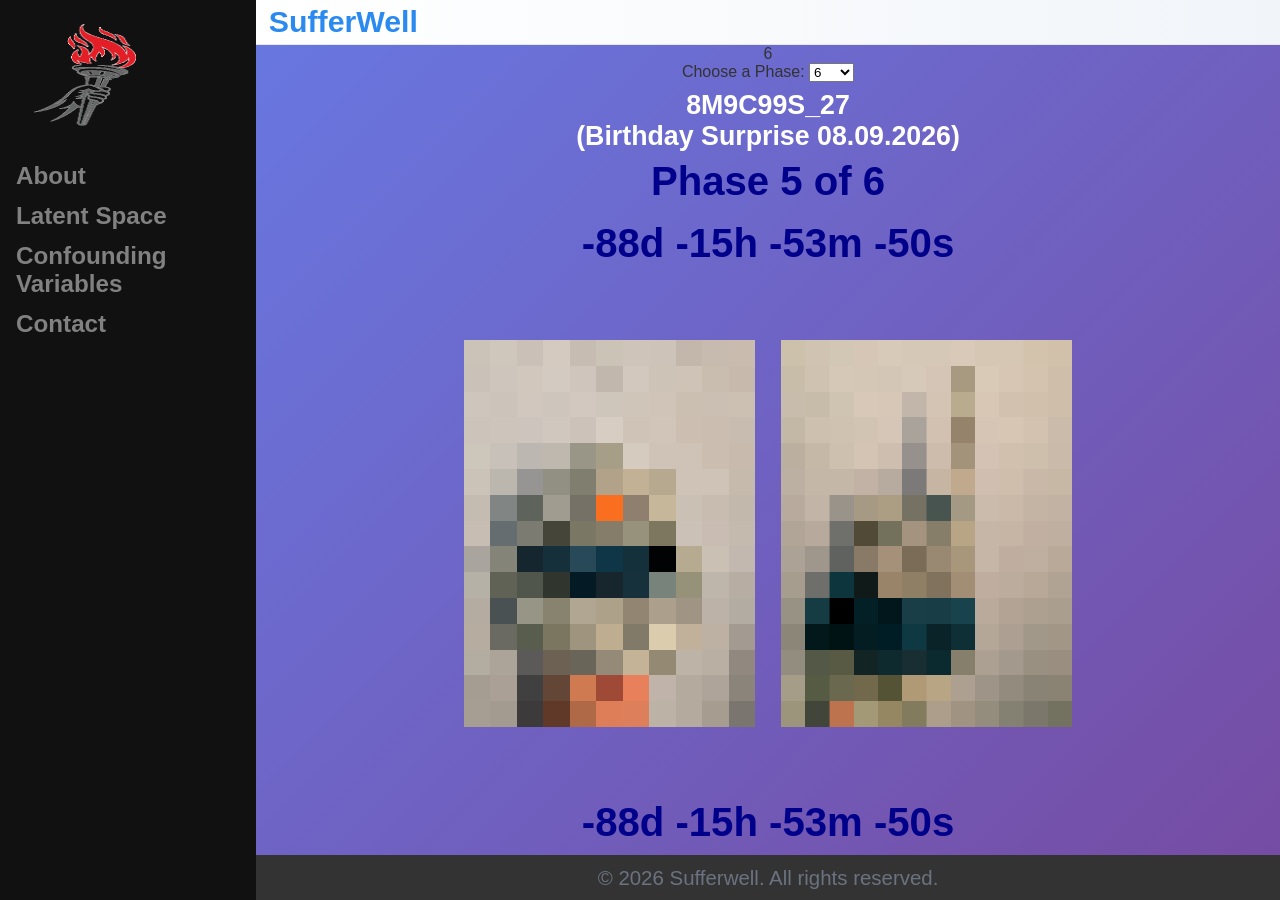
<file: index.html>
<!doctype html>
<html lang="en">
  <head>
    <meta charset="utf-8" />
    <meta name="viewport" content="width=device-width,initial-scale=1" />
    <meta name="referrer" content="strict-origin-when-cross-origin"/>
    <title>SufferWell</title>
    <link rel="stylesheet" href="style.css" />
    <link rel="stylesheet" href="sidebar.css" />

    <link rel="icon" type="image/png" sizes="32x32" href="logo/SufferWell.png"> 
  </head>
  <body>
     <!-- Side navigation -->
    <div class="sidebar" id="myTopnav">
      <div class="blocker"></div>
      <div class="content">
        <a href="index.html" target="_parent">
          <img id="logo"
            src="logo/SufferWell.png"
            alt="SufferWell Logo"
          />
        </a>
        <a href="subsites/about.html" target="_parent">About</a>
        <a href="subsites/latentspace.html" target="_parent">Latent Space</a>
        <a href="subsites/confounding-variables.html" target="_parent"
          >Confounding Variables</a
        >
        <a href="subsites/contact.html" target="_parent">Contact</a>
        <!-- <a href="javascript:void(0);" class="icon" onclick="myFunction()">&#9776;</a> -->
      </div>
    </div>

    <div id="content">
      
    <header>
      <div class="brand">
        <a href="index.html" target="_parent">SufferWell </a>
      </div>
      <!-- <div class="nav-links">
					<a href="#">Home</a>
					<a href="#features">Features</a>
					<a href="#about">About</a>
				</div> -->
    </header>

			

    <main>
      <!-- <canvas id="wheel-of-fortune" width="800" height="800"></canvas> -->
			<div id="top-number">6</div>

    <form onchange="myFunction(event)">
  <label for="cars">Choose a Phase:</label>
  <select name="cars" id="cars">
    <optgroup label="Final Phase">
      <option value="6" selected>6</option>
      </optgroup>
       <optgroup label="Waiting ...">
      <option value="5">5</option>
    </optgroup>
    <optgroup label="Matrix Phase">
      <option value="4">4</option>
       </optgroup>
    <optgroup label="Pixelating Phase">
      <option value="3">3</option>
      <option value="2">2</option>
      <option value="1">1</option>
      <option value="0">0</option>
    </optgroup>
  </select>
</form>
      
      <embed id="embed" src="8M9C99S_27/index.html" />
    </main>
   
    <audio id="audio">
        <source src="8M9C99S_27/audio/duGuter.mp3" type="audio/mpeg">
        Your browser does not support the audio element.
    </audio>
    <button id="enter">Ready for the final phase?<br />(You need to click.)</button>
       <footer>
      <p>&copy; 2026 Sufferwell. All rights reserved.</p>
    </footer>
    </div>
<script type='text/javascript' > 
  let countdownDate = new Date("Sep 8, 2026 7:59:59").getTime();
  let now = new Date().getTime();
  let distance = countdownDate - now;
  let days = Math.floor(distance / (1000 * 60 * 60 * 24));
  let weeks = 1;//Math.ceil(days / 7);
  const embed = document.getElementById("embed");
const audio = document.getElementById("audio");
const btn = document.getElementById("enter");


  let phases = 6;

  localStorage.setItem("Weeks", weeks);

  localStorage.setItem("Distance", distance);
  localStorage.setItem("Phases", phases);

  function myFunction(e) {

    let topNumber = 6- e.target.value;
    localStorage.setItem("Weeks", topNumber);


    console.log("Selected Phase: " + topNumber);
    document.getElementById("top-number").innerHTML = topNumber;

    if (topNumber > "2") {
      embed.setAttribute("src", "./8M9C99S_27/index.html");
    }


  if (topNumber == "2") {
    embed.setAttribute("src", "./8M9C99S_27/matrix.html");
  }

  if (topNumber == "1") {
    embed.setAttribute("src", "./8M9C99S_27/newBeginnings.html");
  }

  if (topNumber == "0") {
    embed.setAttribute("src", "./8M9C99S_27/index.html");
    btn.style.display = "block";

    btn.addEventListener("click", function () {
      audio.src = "8M9C99S_27/audio/8M9C99S_27.mp3";
      audio.controls = false;
      audio.play();

      /*
    audio.src = "8M9C99S_27/audio/Jeopardy.mp3";
    audio.play();
    audio.loop=true;
    */
      btn.style.display = "none";
    });
  }
}

  
</script> 

  
    <!-- <script>document.getElementById('year').textContent=new Date().getFullYear()</script> -->
   
    <script src="app.js" type="module"></script>
    <script src="/8M9C99S_27/app.js" type="module"></script>
  </body>
</html>
</file>
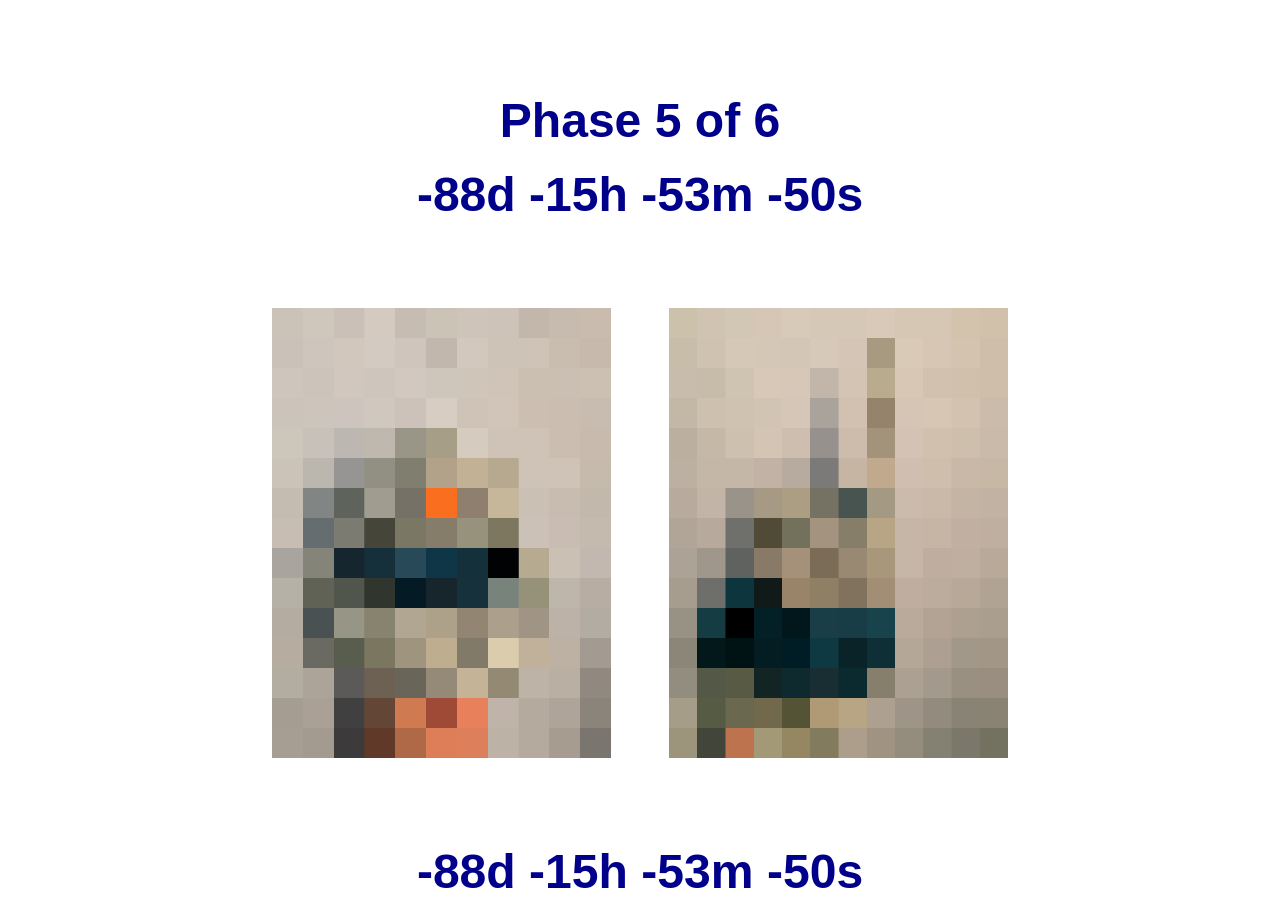
<file: 8M9C99S_27/index.html>
<!doctype html>
<html lang="en">

<head>
  <meta charset="UTF-8" />
  <meta name="viewport" content="width=device-width, initial-scale=1.0" />
  <title>8M9C99S_27</title>
  <link rel="stylesheet" href="style.css" />
  <link rel="stylesheet" href="firework.css">
  <link rel="icon" type="image/png" sizes="32x32" href="img/SW-8M9C99S_27.png">
</head>

<body>
  <header>
    <h1>8M9C99S_27<br />(Birthday Surprise 08.09.2026)</h1>
  </header>
  <main id="main">
    <div class="text" id="phase"></div>
    <div class="text" id="countdown"></div>
    <div id="imgDiv">
          <div id="img1Div">
        <img id="img1" src="" style="max-height: 50dvh; max-width: 40dvw" />
      </div>
      <div id="img2Div">
        <img id="img2" src="" style="max-height: 50dvh; max-width: 40dvw" />
      </div>
    </div>
    <div class="text" id="countdown2"></div>
    <button id="playVideo" class="hide">Play Video</button>
  </main>

  <div id="firework-container">
  </div>

</body>
<script src="./app.js" type="module"></script>

</html>
</file>
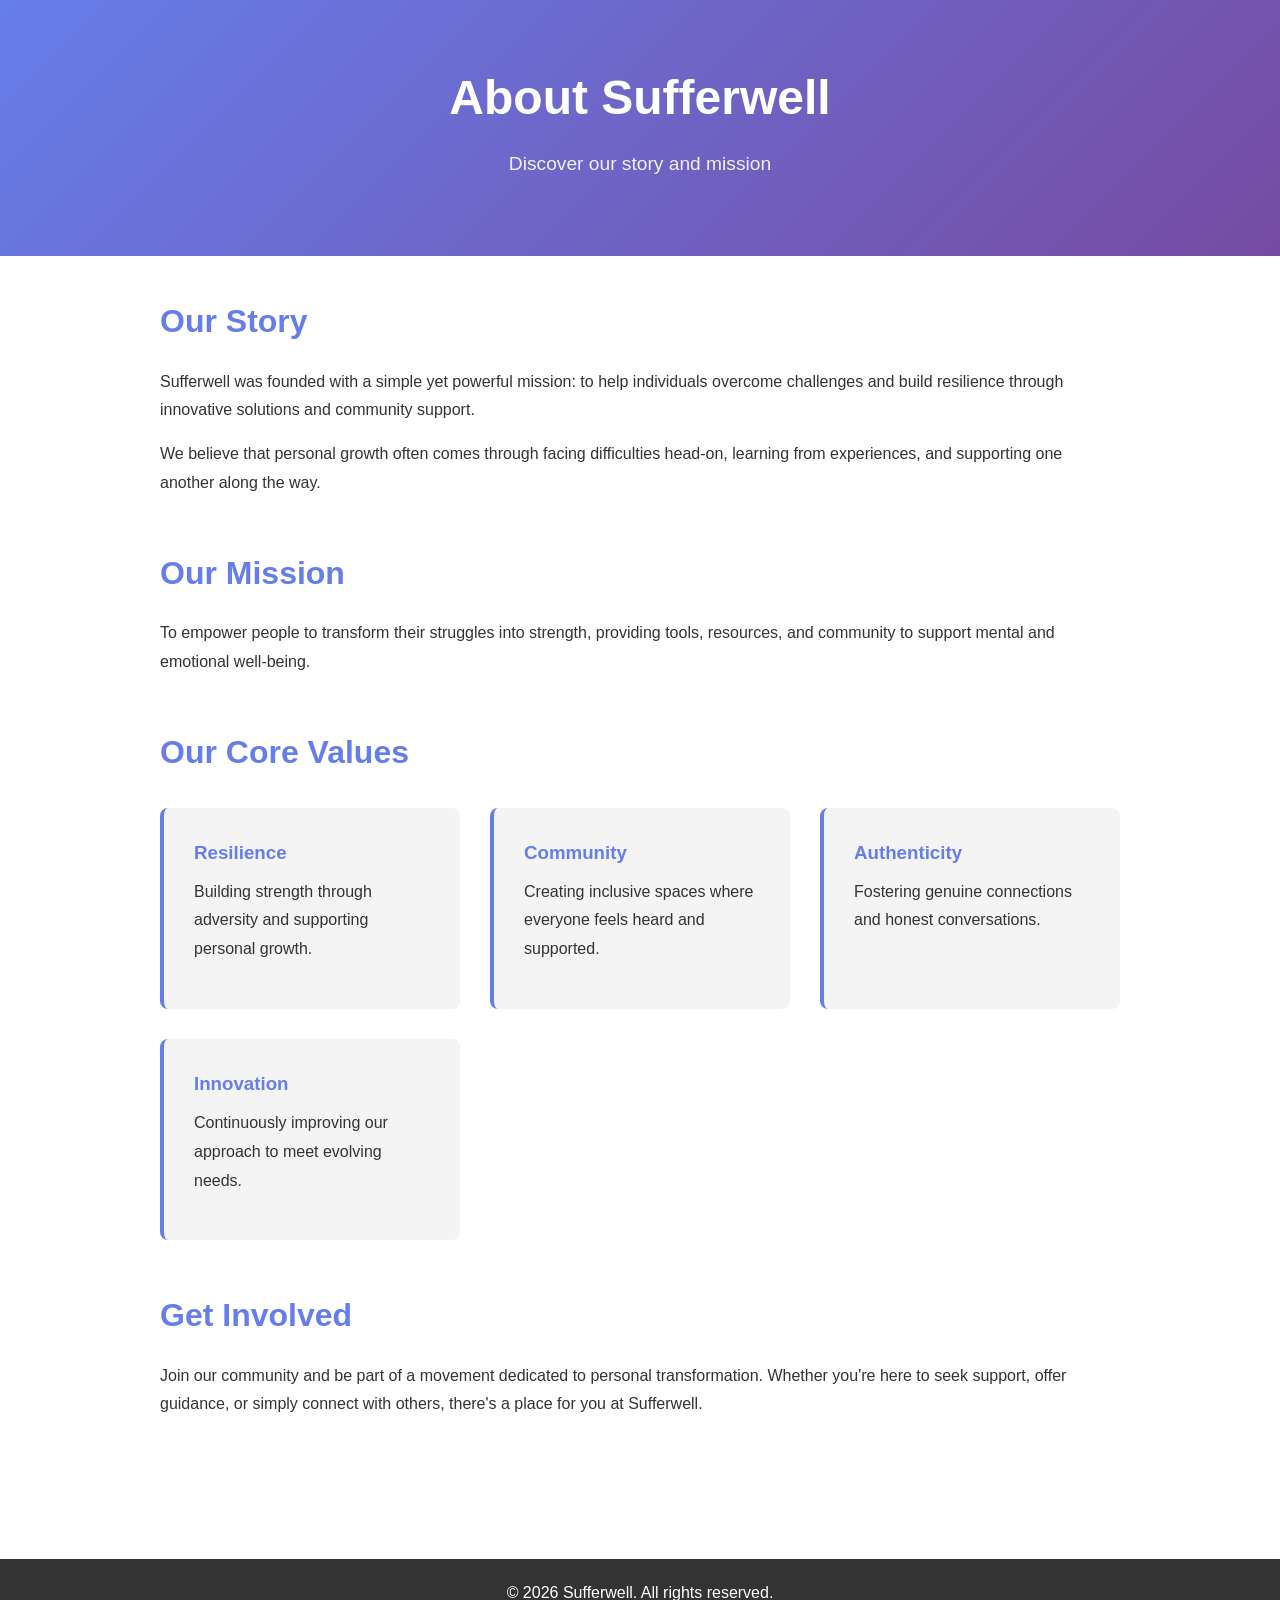
<file: about.html>
<!DOCTYPE html>
<html lang="en">
<head>
    <meta charset="UTF-8">
    <meta name="viewport" content="width=device-width, initial-scale=1.0">
    <title>About Us - Sufferwell</title>
    <link rel="stylesheet" href="about.css">
</head>
<body>
    <header>
        <h1>About Sufferwell</h1>
        <p>Discover our story and mission</p>
    </header>

    <div class="container">
        <section>
            <h2>Our Story</h2>
            <p>Sufferwell was founded with a simple yet powerful mission: to help individuals overcome challenges and build resilience through innovative solutions and community support.</p>
            <p>We believe that personal growth often comes through facing difficulties head-on, learning from experiences, and supporting one another along the way.</p>
        </section>

        <section>
            <h2>Our Mission</h2>
            <p>To empower people to transform their struggles into strength, providing tools, resources, and community to support mental and emotional well-being.</p>
        </section>

        <section>
            <h2>Our Core Values</h2>
            <div class="values">
                <div class="value-card">
                    <h3>Resilience</h3>
                    <p>Building strength through adversity and supporting personal growth.</p>
                </div>
                <div class="value-card">
                    <h3>Community</h3>
                    <p>Creating inclusive spaces where everyone feels heard and supported.</p>
                </div>
                <div class="value-card">
                    <h3>Authenticity</h3>
                    <p>Fostering genuine connections and honest conversations.</p>
                </div>
                <div class="value-card">
                    <h3>Innovation</h3>
                    <p>Continuously improving our approach to meet evolving needs.</p>
                </div>
            </div>
        </section>

        <section>
            <h2>Get Involved</h2>
            <p>Join our community and be part of a movement dedicated to personal transformation. Whether you're here to seek support, offer guidance, or simply connect with others, there's a place for you at Sufferwell.</p>
        </section>
    </div>

    <footer>
        <p>&copy; 2026 Sufferwell. All rights reserved.</p>
    </footer>
</body>
</html>
</file>
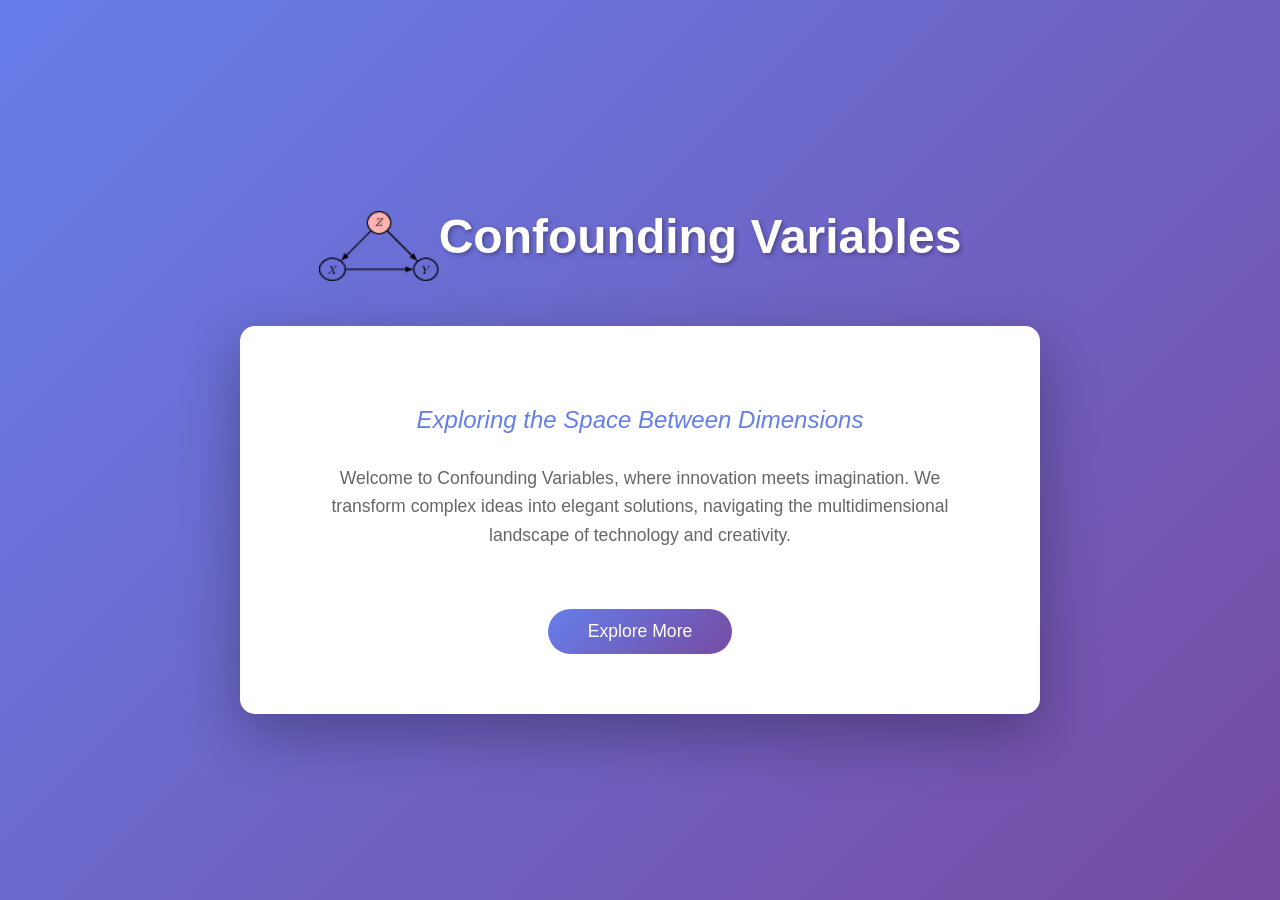
<file: confounding-variables.html>
<!DOCTYPE html>
<html lang="en">
<head>
    <meta charset="UTF-8">
    <meta name="viewport" content="width=device-width, initial-scale=1.0">
    <title>Confounding Variables</title>
    <link rel="stylesheet" href="confoundingvariables.css">
</head>
<body>
    <header>
        <div class="logo">
            <img src="logo/ConfoundingVariables.png" 
            style="width: 120px; height: 120px;"
            alt="Confounding Variables Logo"
            >
        </div>
        <h1>Confounding Variables</h1>
    </header>
    
    <div class="container">
        <p class="tagline">Exploring the Space Between Dimensions</p>
        <p class="description">
            Welcome to Confounding Variables, where innovation meets imagination. We transform complex ideas into elegant solutions, navigating the multidimensional landscape of technology and creativity.
        </p>
        <a href="#" class="cta-button">Explore More</a>
    </div>
</body>
</html>
</file>
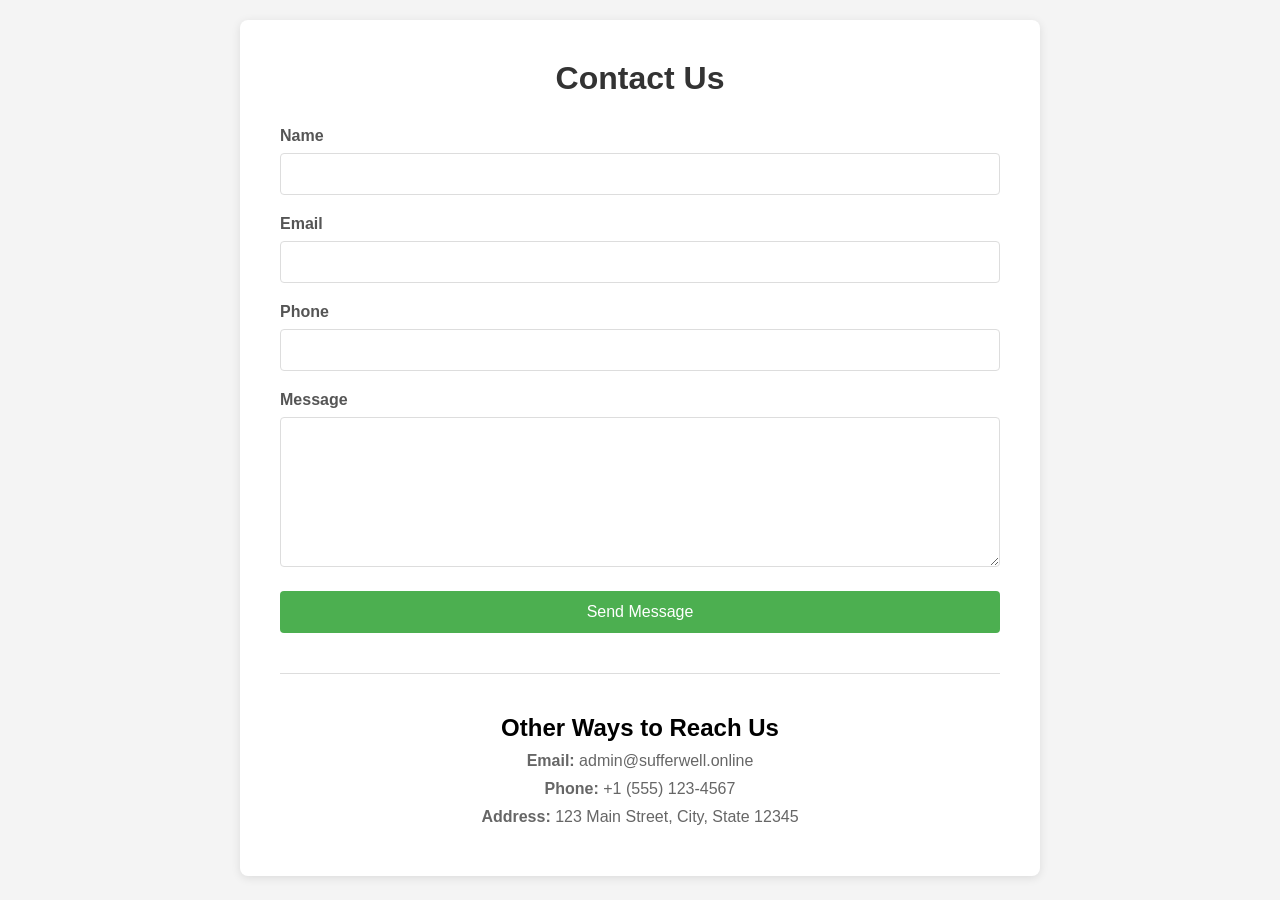
<file: contact.html>
<!DOCTYPE html>
<html lang="en">
<head>
    <meta charset="UTF-8">
    <meta name="viewport" content="width=device-width, initial-scale=1.0">
    <title>Contact Us</title>
    <link rel="stylesheet" href="contact.css">
</head>
<body>
    <div class="container">
        <h1>Contact Us</h1>
        <form>
            <div class="form-group">
                <label for="name">Name</label>
                <input type="text" id="name" name="name" required>
            </div>
            <div class="form-group">
                <label for="email">Email</label>
                <input type="email" id="email" name="email" required>
            </div>
            <div class="form-group">
                <label for="phone">Phone</label>
                <input type="tel" id="phone" name="phone">
            </div>
            <div class="form-group">
                <label for="message">Message</label>
                <textarea id="message" name="message" required></textarea>
            </div>
            <button type="submit">Send Message</button>
        </form>
        <div class="contact-info">
            <h2>Other Ways to Reach Us</h2>
            <p><strong>Email:</strong> admin@sufferwell.online</p>
            <p><strong>Phone:</strong> +1 (555) 123-4567</p>
            <p><strong>Address:</strong> 123 Main Street, City, State 12345</p>
        </div>
    </div>
</body>
</html>
</file>
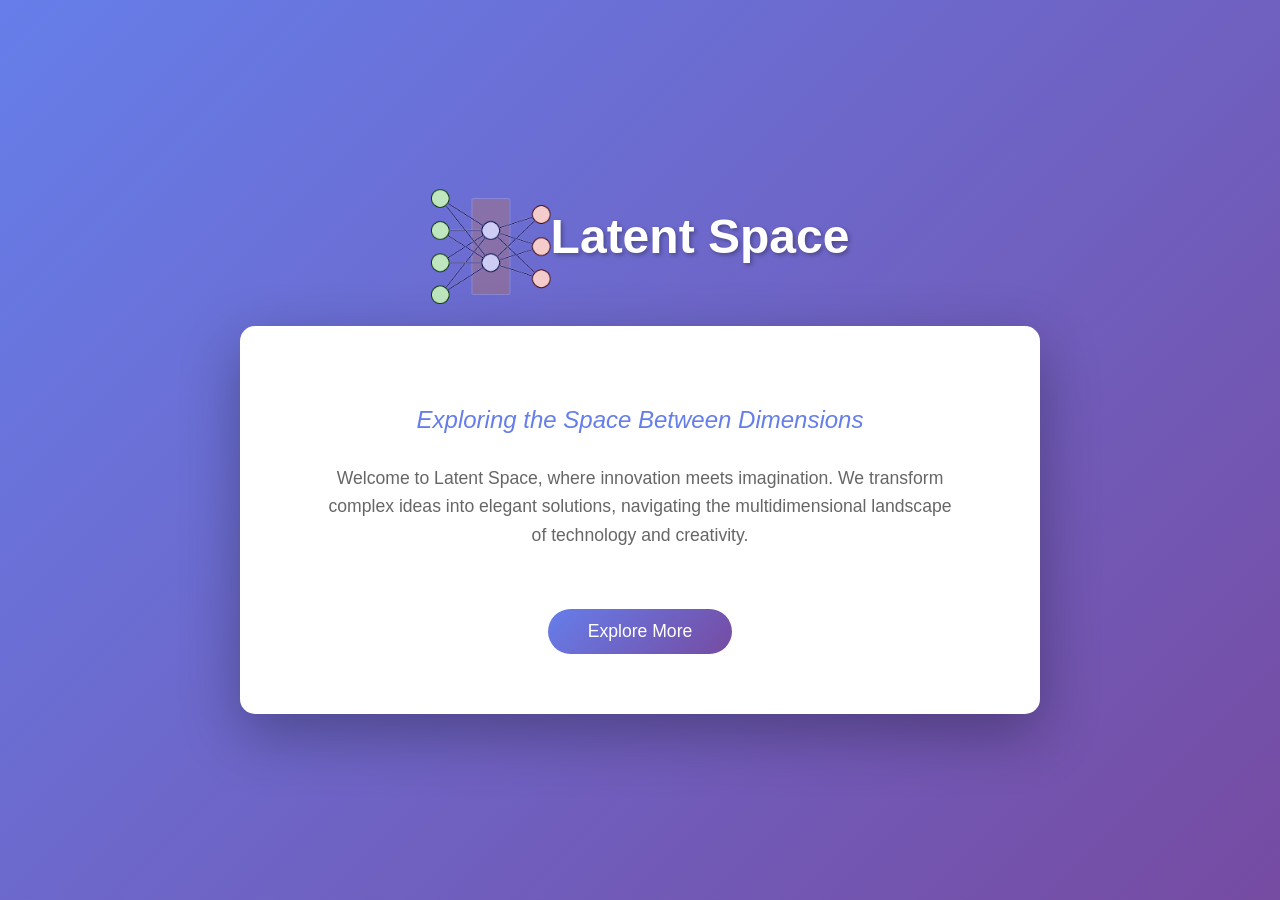
<file: latentspace.html>
<!DOCTYPE html>
<html lang="en">
<head>
    <meta charset="UTF-8">
    <meta name="viewport" content="width=device-width, initial-scale=1.0">
    <title>Latent Space</title>
    <link rel="stylesheet" href="latentspace.css">
</head>
<body>
    <header>
        <div class="logo">
            <img src="logo/LatentSpace.png"
            style="width: 120px; height: 120px;" 
            alt="Latent Space Logo"
            >
        </div>
        <h1>Latent Space</h1>
    </header>
    
    <div class="container">
        <p class="tagline">Exploring the Space Between Dimensions</p>
        <p class="description">
            Welcome to Latent Space, where innovation meets imagination. We transform complex ideas into elegant solutions, navigating the multidimensional landscape of technology and creativity.
        </p>
        <a href="#" class="cta-button">Explore More</a>
    </div>
</body>
</html>
</file>
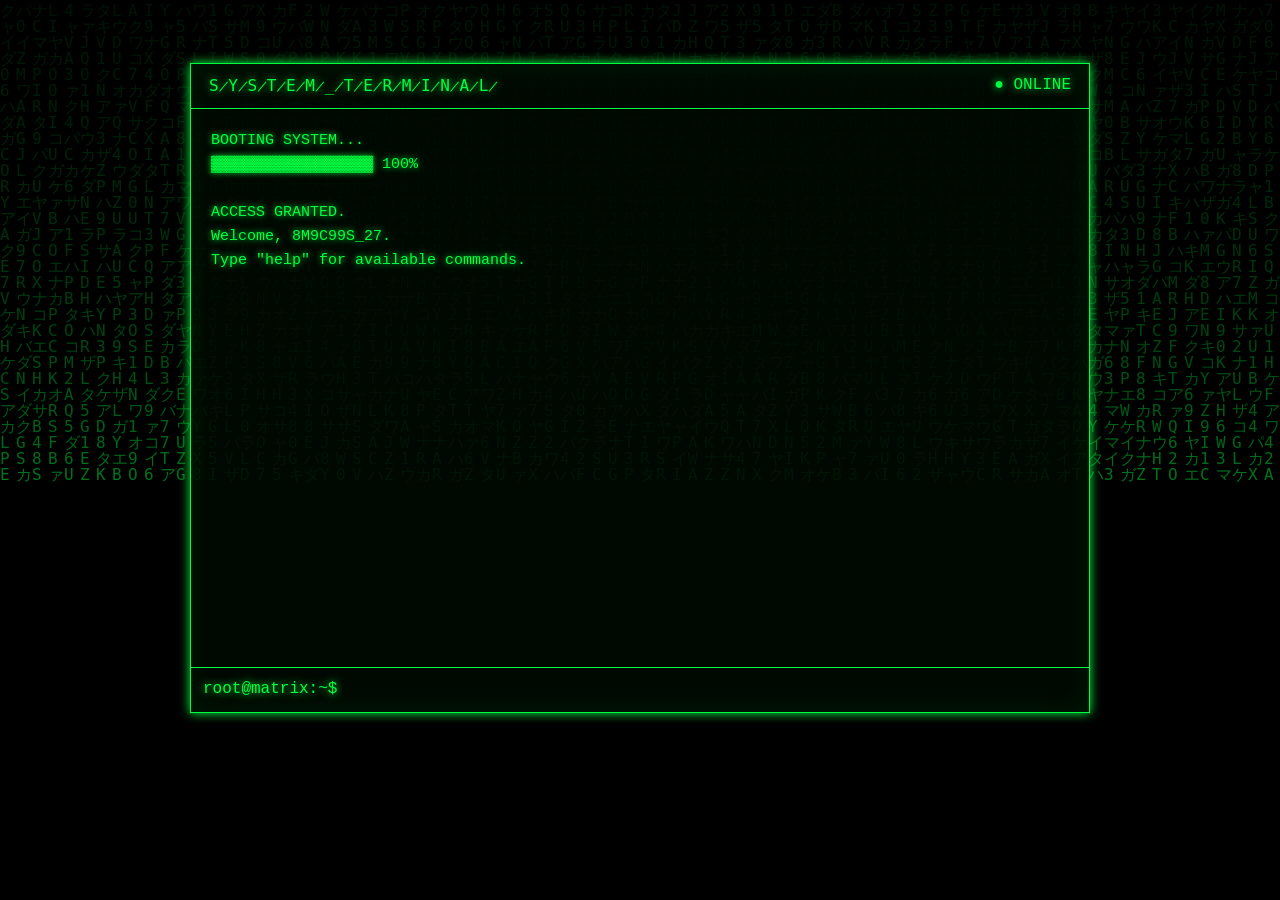
<file: matrix.html>
<!DOCTYPE html>
<html lang="en">
<head>
<meta charset="UTF-8">
<meta name="viewport" content="width=device-width, initial-scale=1.0">
<meta name="referrer" content="strict-origin-when-cross-origin"/>
<title>Matrix Terminal</title>

<style>
    * {
        box-sizing: border-box;
    }

    body {
        margin: 0;
        overflow: hidden;
        background: #000;
        color: #00ff41;
        font-family: "Courier New", monospace;
    }

    canvas {
        position: fixed;
        inset: 0;
        z-index: 0;
    }

    .overlay {
        position: fixed;
        inset: 0;
        background: rgba(0, 0, 0, 0.55);
        z-index: 1;
    }

    .terminal {
        position: relative;
        z-index: 2;

        width: min(900px, 90vw);
        height: min(650px, 85vh);

        margin: 7vh auto;

        background: rgba(0, 10, 3, 0.88);
        border: 1px solid #00ff41;

        box-shadow:
            0 0 10px #00ff41,
            inset 0 0 30px rgba(0, 255, 65, 0.08);

        display: flex;
        flex-direction: column;
    }

    .header {
        padding: 12px 18px;
        border-bottom: 1px solid #00ff41;
        text-shadow: 0 0 8px #00ff41;
        display: flex;
        justify-content: space-between;
    }

    .status {
        color: #00ff41;
    }

    .screen {
        flex: 1;
        padding: 20px;
        overflow-y: auto;
        text-shadow: 0 0 6px #00ff41;
        font-size: 15px;
        line-height: 1.6;
    }

    .line {
        white-space: pre-wrap;
    }

    .input-area {
        display: flex;
        border-top: 1px solid #00ff41;
        padding: 12px;
    }

    .prompt {
        margin-right: 10px;
        text-shadow: 0 0 8px #00ff41;
    }

    #command {
        flex: 1;
        background: transparent;
        border: none;
        outline: none;
        color: #00ff41;
        font: inherit;
        caret-color: #00ff41;
        text-shadow: 0 0 6px #00ff41;
    }

    .glitch {
        animation: glitch 0.15s infinite alternate;
    }

    @keyframes glitch {
        from {
            text-shadow:
                2px 0 #00ff41,
                -2px 0 #003b10;
        }

        to {
            text-shadow:
                -2px 0 #00ff41,
                2px 0 #003b10;
        }
    }
</style>
</head>

<body>

<canvas id="matrix"></canvas>
<div class="overlay"></div>

<div class="terminal">

    <div class="header">
        <span class="glitch">S̷Y̷S̷T̷E̷M̷_̷T̷E̷R̷M̷I̷N̷A̷L̷</span>
        <span class="status">● ONLINE</span>
    </div>

    <div class="screen" id="screen">
        <div class="line">BOOTING SYSTEM...</div>
        <div class="line">▓▓▓▓▓▓▓▓▓▓▓▓▓▓▓▓▓▓ 100%</div>
        <br>
        <div class="line">ACCESS GRANTED.</div>
        <div class="line">Welcome, 8M9C99S_27.</div>
        <div class="line">Type "help" for available commands.</div>
        <br>
    </div>

    <div class="input-area">
        <span class="prompt">root@matrix:~$</span>
        <input
            id="command"
            type="text"
            autocomplete="off"
            autofocus
            spellcheck="false"
        >
    </div>

</div>

<script>

/* =========================
   MATRIX BACKGROUND
========================= */

const canvas = document.getElementById("matrix");
const ctx = canvas.getContext("2d");

canvas.width = window.innerWidth;
canvas.height = window.innerHeight;

const characters =
    "アァカサタナハマヤャラワガザダバパ0123456789ABCDEFGHIJKLMNOPQRSTUVWXYZアイウエオカキクケコ";

const fontSize = 16;
let columns = Math.floor(canvas.width / fontSize);

const drops = Array(columns).fill(1);

function drawMatrix() {

    ctx.fillStyle = "rgba(0, 0, 0, 0.06)";
    ctx.fillRect(0, 0, canvas.width, canvas.height);

    ctx.fillStyle = "#00ff41";
    ctx.font = fontSize + "px monospace";

    for (let i = 0; i < drops.length; i++) {

        const char =
            characters[Math.floor(Math.random() * characters.length)];

        ctx.fillText(
            char,
            i * fontSize,
            drops[i] * fontSize
        );

        if (
            drops[i] * fontSize > canvas.height &&
            Math.random() > 0.975
        ) {
            drops[i] = 0;
        }

        drops[i]++;
    }
}

setInterval(drawMatrix, 35);

window.addEventListener("resize", () => {

    canvas.width = window.innerWidth;
    canvas.height = window.innerHeight;

    columns = Math.floor(canvas.width / fontSize);

    drops.length = columns;

    for (let i = 0; i < columns; i++) {
        if (!drops[i]) drops[i] = 1;
    }
});


/* =========================
   TERMINAL
========================= */

const input = document.getElementById("command");
const screen = document.getElementById("screen");

function print(text) {

    const line = document.createElement("div");

    line.className = "line";

    line.textContent = text;

    screen.appendChild(line);

    screen.scrollTop = screen.scrollHeight;
}

input.addEventListener("keydown", function(event) {

    if (event.key !== "Enter") return;

    const command = input.value.trim();

    if (!command) return;

    print("root@matrix:~$ " + command);

    processCommand(command);

    input.value = "";
});


function processCommand(command) {

    const cmd = command.toLowerCase();

    if (cmd === "help") {

        print("");
        print("AVAILABLE COMMANDS");
        print("------------------");
        print("help       - show this message");
        print("clear      - clear terminal");
        print("status     - system status");
        print("whoami     - identify operator");
        print("matrix     - generate strange characters");
        print("scan       - scan network");
        print("exit       - terminate session");
        print("");

    }

    else if (cmd === "clear") {

        screen.innerHTML = "";

    }

    else if (cmd === "status") {

        print("SYSTEM STATUS: ONLINE");
        print("CPU: " + Math.floor(Math.random() * 40 + 20) + "%");
        print("MEMORY: " + Math.floor(Math.random() * 50 + 30) + "%");
        print("NETWORK: ENCRYPTED");
        print("UPTIME: " + Math.floor(Math.random() * 9999) + " seconds");

    }

    else if (cmd === "whoami") {

        print("OPERATOR: Smarti");
        print("CLEARANCE: ██████████");
        print("IDENTITY: 0x8M9C99S") 
        


    }

    else if (cmd === "matrix") {

        const strange =
            "ꙮ 𒀱 𓂀 ᛝ ⸸ ☍ ⌬ 𐌗 Ⱥ ʘ ⟁ ⌁ ⌘ ※ ∴ ∵ ⁂";

        print(strange);
        print(strange);
        print(strange);

    }

    else if (cmd === "scan") {

        print("INITIALIZING NETWORK SCAN...");

        setTimeout(() => {
            print("NODE_01 ........ ONLINE");
            print("NODE_02 ........ ONLINE");
            print("NODE_03 ........ UNKNOWN");
            print("NODE_04 ........ ENCRYPTED");
            print("SCAN COMPLETE.");
        }, 500);

    }

    else if (cmd === "exit") {

        print("SESSION TERMINATED.");
        print("...");
        print("Just kidding. You're still here.");

    }

    else {

        print("COMMAND NOT FOUND: " + command);
        print('Type "help" for available commands.');

    }
}

</script>

</body>
</html>
</file>
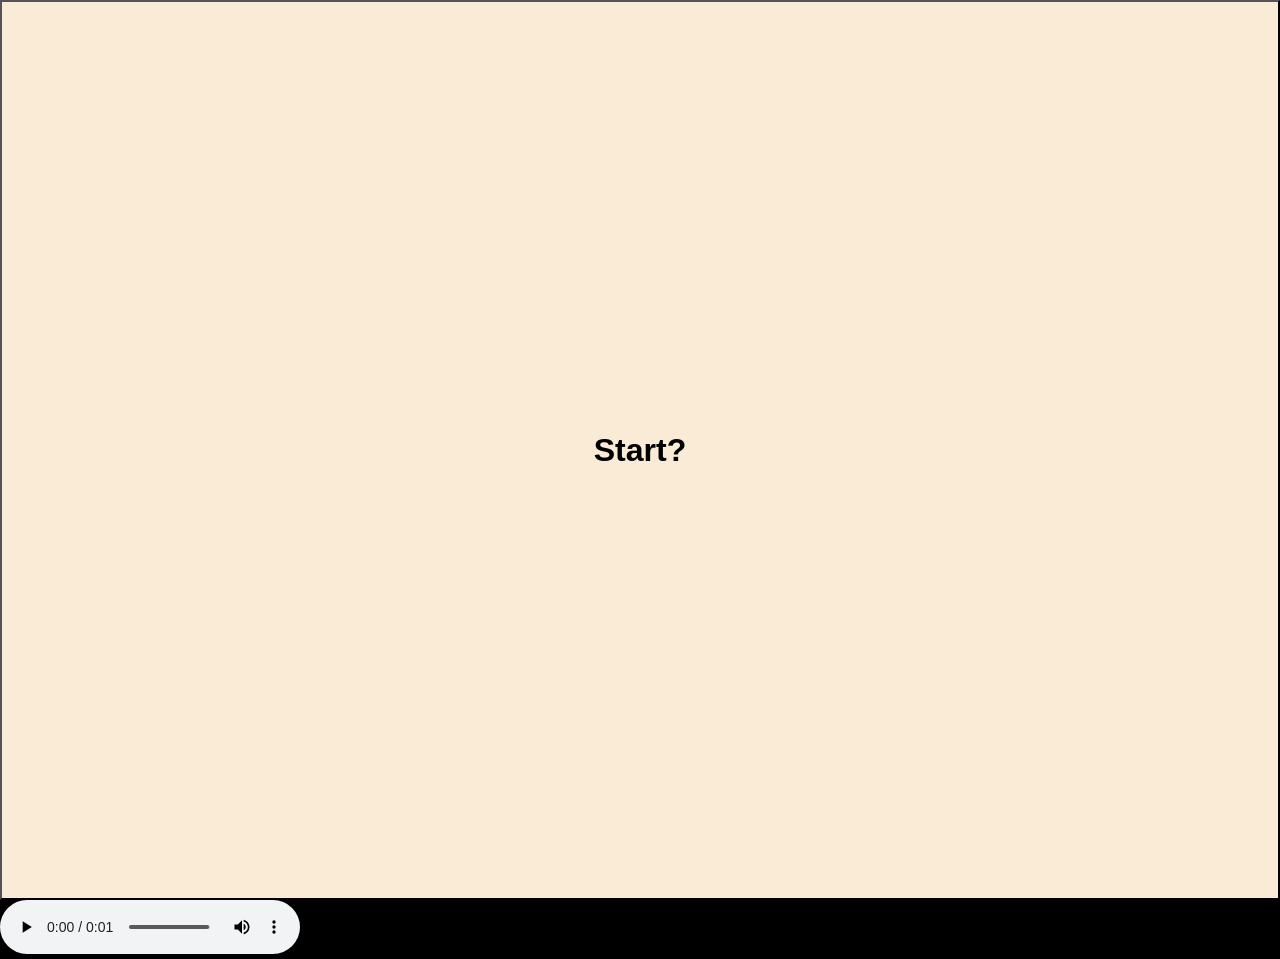
<file: 8M9C99S_27/matrix.html>
<!doctype html>
<html lang="en">

<head>
    <meta charset="UTF-8" />
    <meta name="viewport" content="width=device-width, initial-scale=1.0" />
    <title>Matrix Terminal</title>
    <link rel="stylesheet" href="matrix.css" />
</head>

<body>
    <canvas id="matrix"></canvas>
    <div class="overlay"></div>

    <div class="terminal">
        <div id="header" class="header">
        </div>

        <!-- <div id="title" class="title">
        </div> -->

        <div class="screen" id="screen">
        </div>

        <div class="input-area">
            <span class="prompt">8M9C99S_27@sufferwell:~$</span>
            <input 
            id="command" 
            type="text" 
            autocomplete="off" 
            autofocus 
            spellcheck="false" 
            />
        </div>

    </div>
    <audio id="audio" controls>
        <source src="audio/duGuter.mp3" type="audio/mpeg">
        Your browser does not support the audio element.
    </audio>
    <button id="enter">Start?</button>
    <script src="matrix.js" type="module"></script>
</body>

</html>
</file>
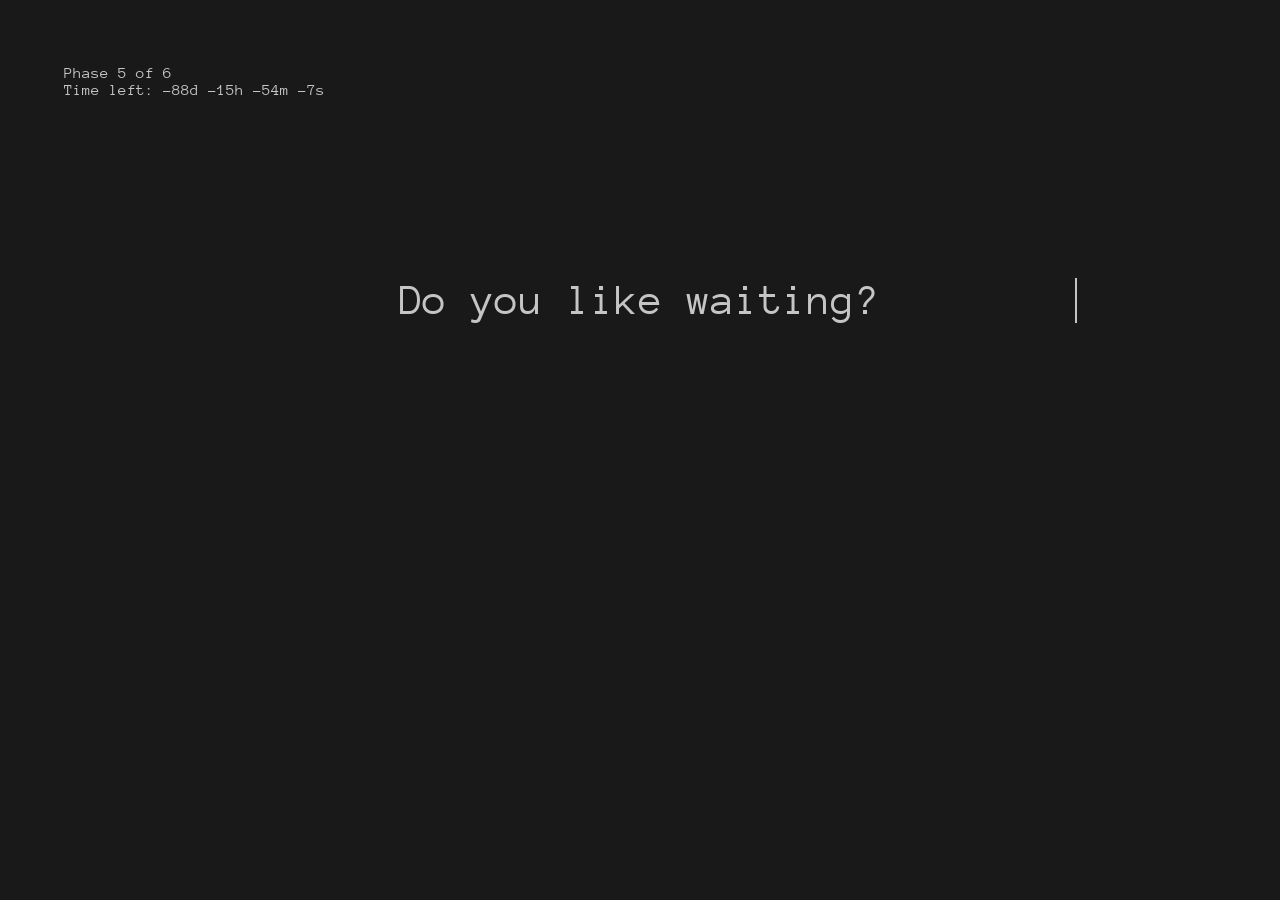
<file: 8M9C99S_27/newBeginnings.html>
<!doctype html>
<html lang="en">

<head>
  <meta charset="UTF-8" />
  <meta name="viewport" content="width=device-width, initial-scale=1.0" />
  <title>New Beginnings</title>

  <style>
    /* Google Fonts */
    @import url(https://fonts.googleapis.com/css?family=Anonymous+Pro);

    /* Global */
    html {
      min-height: 100%;
      overflow: hidden;
    }

    body {
      height: 100%;
      margin: 0;
      display: flex;
      flex-direction: column;
      padding: 4em;
      color: rgba(255, 255, 255, 0.75);
      font-family: "Anonymous Pro", monospace;
      background-color: rgb(25, 25, 25);
    }

    #container {
      display: flex;
      flex-direction: column;
      align-items: center;
      text-align: center;
      margin-top: 20dvh;
      height: 100%;
      justify-content: center;
      align-items: center;
      text-align: center;
      gap: 30dvh;
    }

    .line-1 {
      position: relative;
      top: 50%;
      width: calc(1dvh + 1dvw);
      margin: 0 auto;
      border-right: 2px solid rgba(255, 255, 255, 0.75);
      font-size: calc(2dvh + 2dvw);
      text-align: center;
      overflow: hidden;
      white-space: nowrap;
    }

    button {
      display: none;
      width: 50dvw;
      height: 10dvh;
      border-radius: 40px;
      font-size: calc(2dvh + 2dvw);
      background-color: antiquewhite;
      cursor: pointer;
      align-items: center;
      text-align: center;
    }

    /* Animation */
    .anim-typewriter {
      animation:
        typewriter 2s steps(94) 3s 1 normal both,
        blinkTextCursor 500ms steps(94) infinite normal;
    }

    @keyframes typewriter {
      from {
        width: 0;
      }

      to {
        width: calc(40*(1dvh + 1dvw));
      }
    }

    @keyframes blinkTextCursor {
      from {
        border-right-color: rgba(255, 255, 255, 0.75);
      }

      to {
        border-right-color: transparent;
      }
    }
  </style>
</head>

<body>
  <div id="countdown"></div>
  <div id="container">
    <p id="mainText" class="line-1 anim-typewriter">
      Do you like waiting?
    </p>
    <button id="unmuteButton"></button>
    <audio id="audio">
      <source src="audio/Jeopardy.mp3" type="audio/mpeg">
      Your browser does not support the audio element.
    </audio>
  </div>

</body>
<script>
  const unmuteButton = document.getElementById("unmuteButton");
  const mainText = document.getElementById("mainText");

  const countdownDiv = document.getElementById("countdown");

  setInterval(() => {
    updateCountdown();
  }, 1000);

  function updateCountdown() {
    let countdownDate = new Date("Sep 8, 2026 7:59:59").getTime();
    let now = new Date().getTime();
    let distance = countdownDate - now;

    let weeks = localStorage.getItem('Weeks');
    let days = Math.floor(distance / (1000 * 60 * 60 * 24));

  let hours = Math.floor((distance % (1000 * 60 * 60 * 24)) / (1000 * 60 * 60));
  let minutes = Math.floor((distance % (1000 * 60 * 60)) / (1000 * 60));
  let seconds = Math.floor((distance % (1000 * 60)) / 1000);

  let phaseNum = days - (weeks -1) * 7;

     countdownDiv.innerHTML = "Phase " + (6 - weeks) + " of 6" + "<br>" + "Time left: " + days + "d " + hours + "h " + minutes + "m " + seconds + "s ";

  };

  setTimeout(()=>{
    unmuteButton.style.display = "block";
    unmuteButton.innerHTML="NO?"
  }, 10000)

  let clicks = 0;

  unmuteButton.addEventListener('click', function () {
    clicks += 1;

    if (clicks == 1) {
      mainText.innerHTML = "Are you sure?"
      mainText.classList.remove("anim-typewriter");
      void mainText.offsetWidth; 
      mainText.classList.add("anim-typewriter");
      unmuteButton.style.display = "none";
      setTimeout(()=>{
    unmuteButton.style.display = "block";
    unmuteButton.innerHTML="Stop the waiting!"
  }, 5000)
      unmuteButton.innerHTML = "Yes!";
    }

    else if (clicks == 2) {
      mainText.innerHTML ="This will reset"+ "<br><br>"+ "your waiting period.";
      mainText.classList.remove("anim-typewriter");
      void mainText.offsetWidth; 
      mainText.classList.add("anim-typewriter");
      unmuteButton.style.display = "none";
      setTimeout(()=>{
    unmuteButton.style.display = "block";
      unmuteButton.innerHTML = "For fuck's sake!";
  }, 7000);

    }
else {
      let txt = mainText.innerHTML;
      txt += "<br>" + "5 more hours";
      mainText.innerHTML = txt ;
      unmuteButton.innerHTML = "For fuck's sake!";
      audio.muted = false;
      audio.src = "audio/Jeopardy.mp3";
      audio.play();
    }

  });
</script>

</html>
</file>
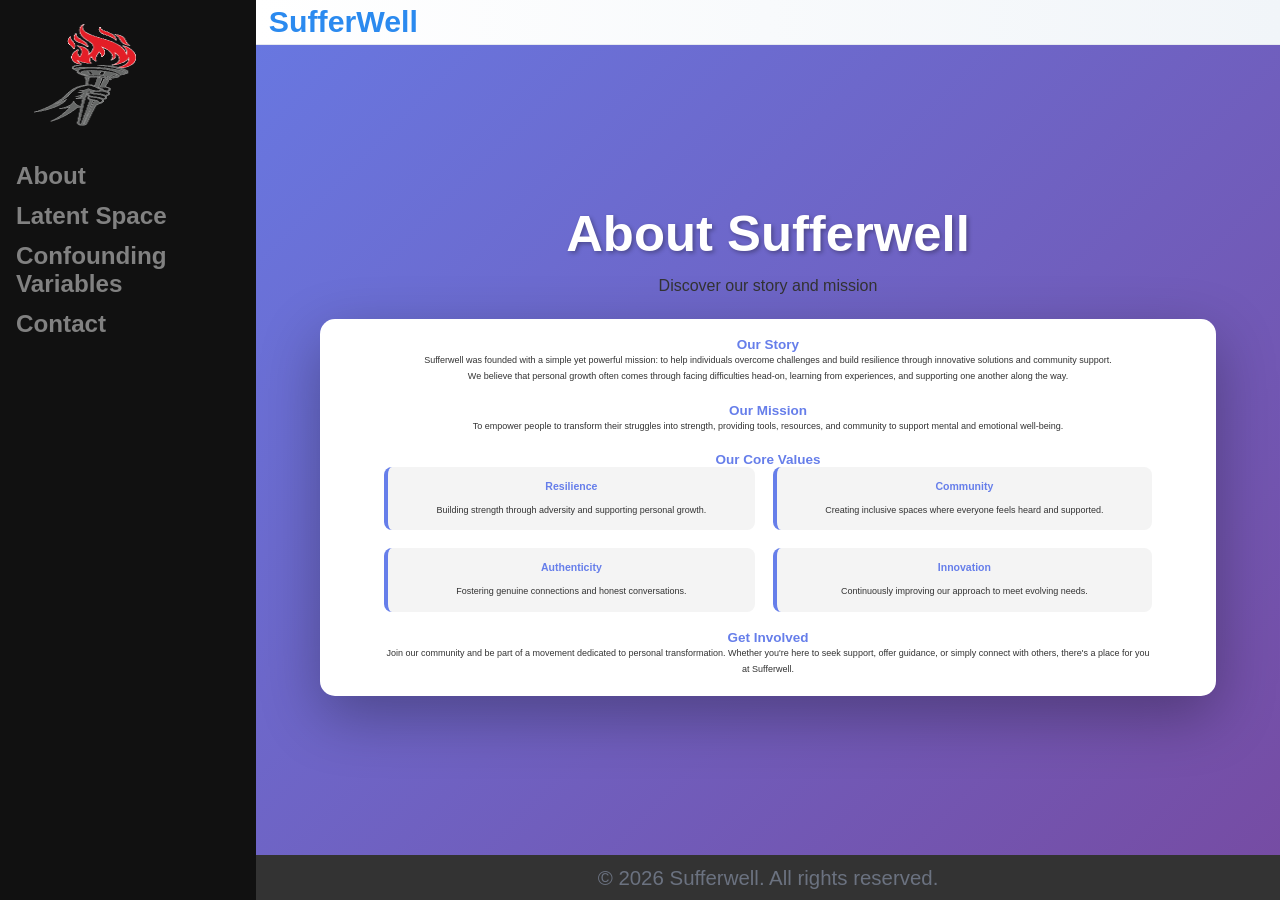
<file: subsites/about.html>
<!doctype html>
<html lang="en">
  <head>
    <meta charset="UTF-8" />
    <meta name="viewport" content="width=device-width, initial-scale=1.0" />
    <title>About Us - Sufferwell</title>
    <link rel="stylesheet" href="../style.css" />
    <link rel="stylesheet" href="../sidebar.css" />
    <link rel="stylesheet" href="about.css" />
  </head>
  <body>
    <header>
      <div class="brand">
        <a href="../index.html" target="_parent">SufferWell</a>
      </div>
      <!-- <div class="nav-links">
					<a href="#">Home</a>
					<a href="#features">Features</a>
					<a href="#about">About</a>
				</div> -->
    </header>

     <!-- Side navigation -->
    <div class="sidebar" id="myTopnav">
      <div class="blocker"></div>
      <div class="content">
        <a href="../index.html" target="_parent">
          <img id=logo
            src="../logo/SufferWell.png"
            alt="SufferWell Logo"
          />
        </a>
        <a href="../subsites/about.html" target="_parent">About</a>
        <a href="../subsites/latentspace.html" target="_parent">Latent Space</a>
        <a href="../subsites/confounding-variables.html" target="_parent"
          >Confounding Variables</a
        >
        <a href="../subsites/contact.html" target="_parent">Contact</a>
        <!-- <a href="javascript:void(0);" class="icon" onclick="myFunction()">&#9776;</a> -->
      </div>
    </div>

    <main>
      <div class="content">
        <h1>About Sufferwell</h1>
        <p>Discover our story and mission</p>
      </div>

      <div class="container">
        <section>
          <h2>Our Story</h2>
          <p>
            Sufferwell was founded with a simple yet powerful mission: to help
            individuals overcome challenges and build resilience through
            innovative solutions and community support.
          </p>
          <p>
            We believe that personal growth often comes through facing
            difficulties head-on, learning from experiences, and supporting one
            another along the way.
          </p>
        </section>

        <section>
          <h2>Our Mission</h2>
          <p>
            To empower people to transform their struggles into strength,
            providing tools, resources, and community to support mental and
            emotional well-being.
          </p>
        </section>

        <section>
          <h2>Our Core Values</h2>
          <div class="values">
            <div class="value-card">
              <h3>Resilience</h3>
              <p>
                Building strength through adversity and supporting personal
                growth.
              </p>
            </div>
            <div class="value-card">
              <h3>Community</h3>
              <p>
                Creating inclusive spaces where everyone feels heard and
                supported.
              </p>
            </div>
            <div class="value-card">
              <h3>Authenticity</h3>
              <p>Fostering genuine connections and honest conversations.</p>
            </div>
            <div class="value-card">
              <h3>Innovation</h3>
              <p>Continuously improving our approach to meet evolving needs.</p>
            </div>
          </div>
        </section>

        <section>
          <h2>Get Involved</h2>
          <p>
            Join our community and be part of a movement dedicated to personal
            transformation. Whether you're here to seek support, offer guidance,
            or simply connect with others, there's a place for you at
            Sufferwell.
          </p>
        </section>
      </div>
    </main>

    <footer>
      <p>&copy; 2026 Sufferwell. All rights reserved.</p>
    </footer>
  </body>
</html>
</file>
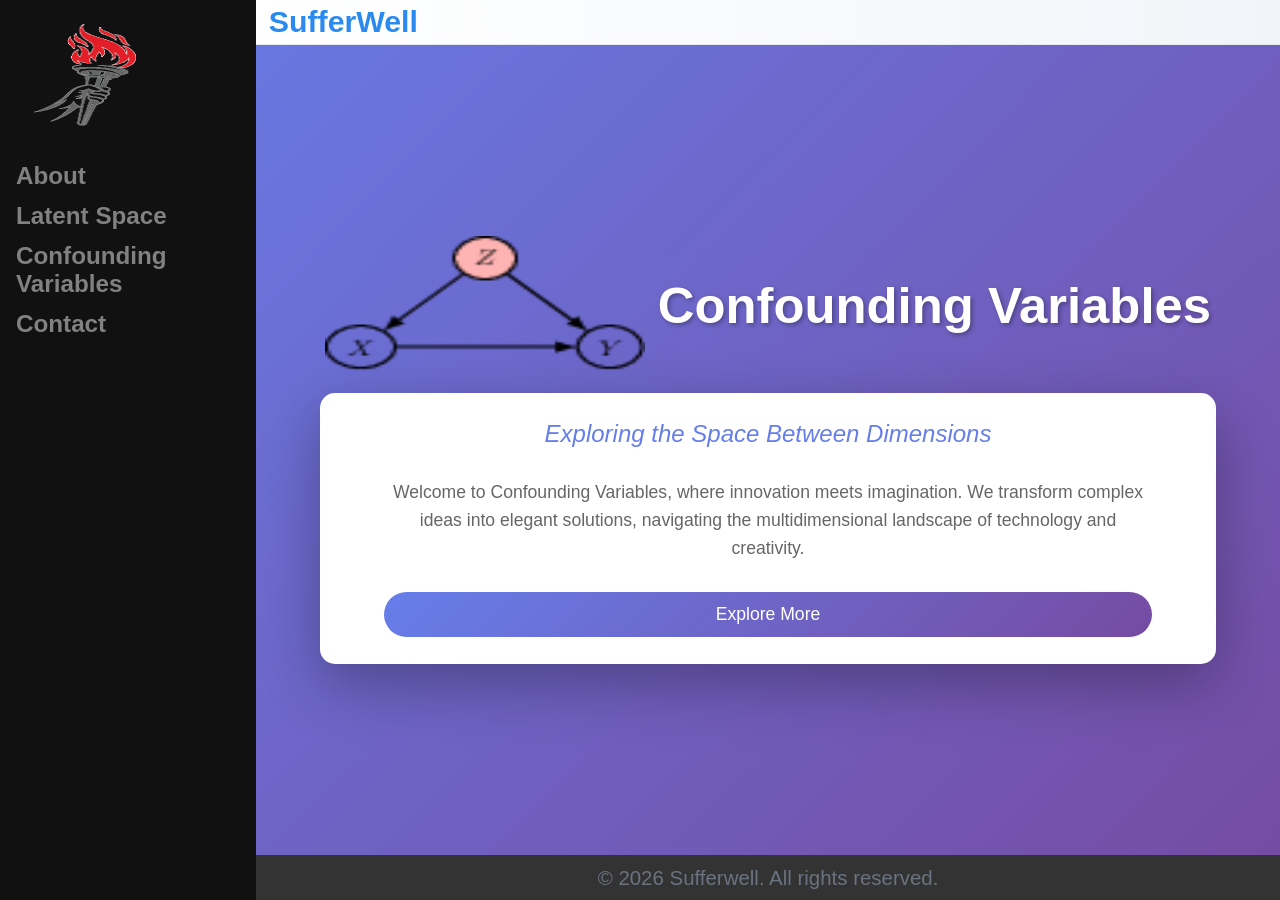
<file: subsites/confounding-variables.html>
<!doctype html>
<html lang="en">
  <head>
    <meta charset="UTF-8" />
    <meta name="viewport" content="width=device-width, initial-scale=1.0" />
    <title>Confounding Variables</title>
    <link rel="stylesheet" href="../style.css" />
    <link rel="stylesheet" href="../sidebar.css" />
    <link rel="stylesheet" href="confounding-variables.css" />
  </head>
  <body>
    <header>
      <div class="brand">
        <a href="../index.html" target="_parent">SufferWell</a>
      </div>
      <!-- <div class="nav-links">
					<a href="#">Home</a>
					<a href="#features">Features</a>
					<a href="#about">About</a>
				</div> -->
    </header>

     <!-- Side navigation -->
    <div class="sidebar" id="myTopnav">
      <div class="blocker"></div>
      <div class="content">
        <a href="../index.html" target="_parent">
          <img id=logo
            src="../logo/SufferWell.png"
            alt="../SufferWell Logo"
          />
        </a>
        <a href="../subsites/about.html" target="_parent">About</a>
        <a href="../subsites/latentspace.html" target="_parent">Latent Space</a>
        <a href="../subsites/confounding-variables.html" target="_parent"
          >Confounding Variables</a
        >
        <a href="../subsites/contact.html" target="_parent">Contact</a>
        <!-- <a href="javascript:void(0);" class="icon" onclick="myFunction()">&#9776;</a> -->
      </div>
    </div>

    <main>
      <div class="content">
        <div class="logo">
          <img
            src="../logo/ConfoundingVariables.png"
            alt="Confounding Variables Logo"
          />
        </div>
        <h1>Confounding Variables</h1>
      </div>

      <div class="container">
        <p class="tagline">Exploring the Space Between Dimensions</p>
        <p class="description">
          Welcome to Confounding Variables, where innovation meets imagination.
          We transform complex ideas into elegant solutions, navigating the
          multidimensional landscape of technology and creativity.
        </p>
        <a href="#" class="cta-button">Explore More</a>
      </div>
    </main>
    <footer>
      <p>&copy; 2026 Sufferwell. All rights reserved.</p>
    </footer>
  </body>
</html>
</file>
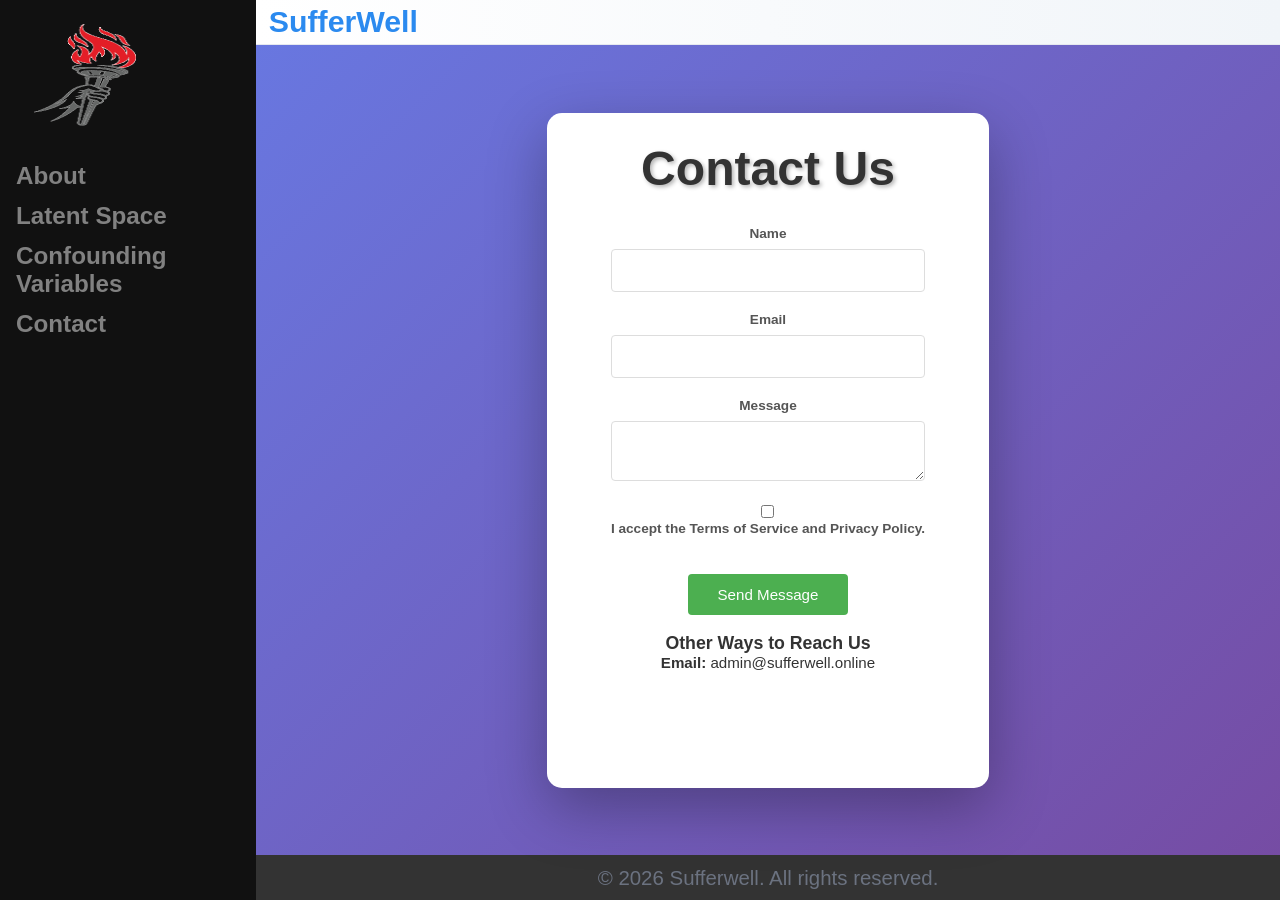
<file: subsites/contact.html>
<!doctype html>
<html lang="en">

<head>
  <meta charset="UTF-8" />
  <meta name="viewport" content="width=device-width, initial-scale=1.0" />
  <title>Contact Us</title>
  <link rel="stylesheet" href="../style.css" />
  <link rel="stylesheet" href="contact.css" />
  <link rel="stylesheet" href="../sidebar.css" />
</head>

<body>
  <header>
    <div class="brand">
      <a href="../index.html" target="_parent">SufferWell</a>
    </div>
    <!-- <div class="nav-links">
					<a href="#">Home</a>
					<a href="#features">Features</a>
					<a href="#about">About</a>
				</div> -->
  </header>

  <!-- Side navigation -->
  <div class="sidebar" id="myTopnav">
    <div class="blocker"></div>
    <div class="content">
      <a href="../index.html" target="_parent">
        <img id=logo src="../logo/SufferWell.png" alt="SufferWell Logo" />
      </a>
      <a href="../subsites/about.html" target="_parent">About</a>
      <a href="../subsites/latentspace.html" target="_parent">Latent Space</a>
      <a href="../subsites/confounding-variables.html" target="_parent">Confounding Variables</a>
      <a href="../subsites/contact.html" target="_parent">Contact</a>
      <!-- <a href="javascript:void(0);" class="icon" onclick="myFunction()">&#9776;</a> -->
    </div>
  </div>

  <main>
    <div class="container">
      <h1>Contact Us</h1>
      <!-- <form action="welcome.php" method="post"> -->
      <form>
        <div class="form-group">
          <label for="name">Name</label>
          <input type="text" id="name" name="name" required />
        </div>
        <div class="form-group">
          <label for="email">Email</label>
          <input type="email" id="email" name="email" required />
        </div>
        <div class="form-group">
          <label for="message">Message</label>
          <textarea id="message" name="message" required></textarea>
        </div>
        <!-- Checkbox for accepting terms/privacy policy -->
        <p class="form-group">
          <input type="checkbox" id="terms" name="terms" required>
          <label for="terms">I accept the <a href="terms.html">Terms of Service</a> and <a href="privacy.html">Privacy
              Policy</a>.</label>
        </p>
        <button type="submit">
          <a href="mailto:admin@sufferwell.online?subject=Contact">
          Send Message
          </a> 
        </button>
         <h3>Other Ways to Reach Us</h3>
        <p><strong>Email:</strong>
          <a href="mailto:admin@sufferwell.online?subject=Contact">
            admin@sufferwell.online
          </a>
        </p>
      </form>
      </div>
  </main>
  <footer>
    <p>&copy; 2026 Sufferwell. All rights reserved.</p>
  </footer>
</body>

</html>
</file>
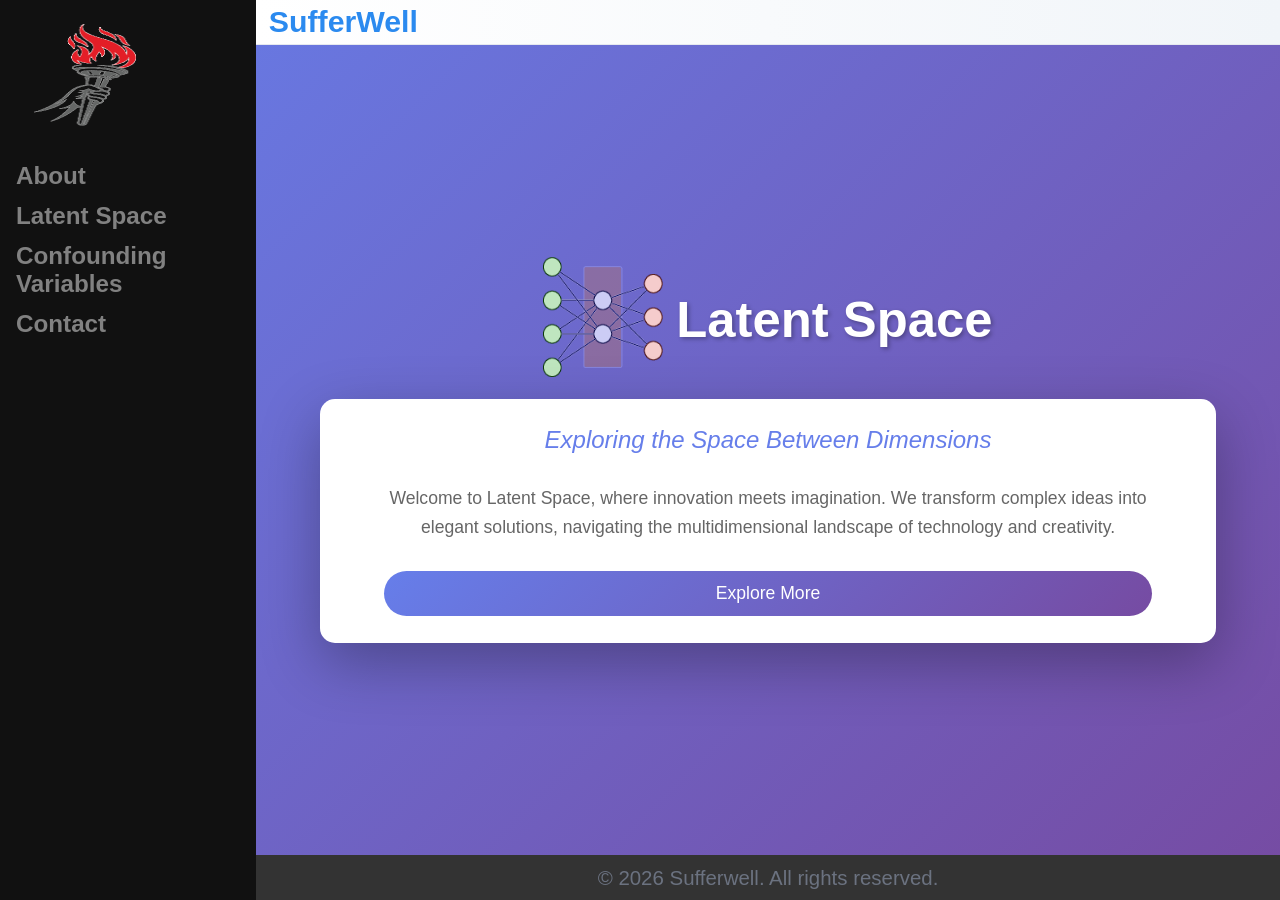
<file: subsites/latentspace.html>
<!doctype html>
<html lang="en">
  <head>
    <meta charset="UTF-8" />
    <meta name="viewport" content="width=device-width, initial-scale=1.0" />
    <title>Latent Space</title>
    <link rel="stylesheet" href="../style.css" />
    <link rel="stylesheet" href="../sidebar.css" />
    <link rel="stylesheet" href="latentspace.css" />
  </head>
  <body>
    <header>
      <div class="brand">
        <a href="../index.html" target="_parent">SufferWell</a>
      </div>
      <!-- <div class="nav-links">
					<a href="#">Home</a>
					<a href="#features">Features</a>
					<a href="#about">About</a>
				</div> -->
    </header>

     <!-- Side navigation -->
    <div class="sidebar" id="myTopnav">
      <div class="blocker"></div>
      <div class="content">
        <a href="../index.html" target="_parent">
          <img id=logo
            src="../logo/SufferWell.png"
            alt="SufferWell Logo"
          />
        </a>
        <a href="../subsites/about.html" target="_parent">About</a>
        <a href="../subsites/latentspace.html" target="_parent">Latent Space</a>
        <a href="../subsites/confounding-variables.html" target="_parent"
          >Confounding Variables</a
        >
        <a href="../subsites/contact.html" target="_parent">Contact</a>
        <!-- <a href="javascript:void(0);" class="icon" onclick="myFunction()">&#9776;</a> -->
      </div>
    </div>

    <main>
      <div class="content">
        <div class="logo">
          <img
            src="../logo/LatentSpace.png"
            style="width: 120px; height: 120px"
            alt="Latent Space Logo"
          />
        </div>
        <h1>Latent Space</h1>
      </div>

      <div class="container">
        <p class="tagline">Exploring the Space Between Dimensions</p>
        <p class="description">
          Welcome to Latent Space, where innovation meets imagination. We
          transform complex ideas into elegant solutions, navigating the
          multidimensional landscape of technology and creativity.
        </p>
        <a href="#" class="cta-button">Explore More</a>
      </div>
    </main>
     <footer>
      <p>&copy; 2026 Sufferwell. All rights reserved.</p>
    </footer>
  </body>
</html>
</file>
<file: style.css>
/* Reset & Base Styles */
* {
  margin: 0;
  padding: 0;
  box-sizing: border-box;
}

:root {
  --bg: #f7f7fa;
  --card: #fff;
  --accent: #2b8aef;
  --muted: #6b7280;
  --sidenavmargin: 20dvw;
  --sidenavimgsize: 8dvw;
  --calcfs: (1.1dvw + 1.1dvh + 1.1vmin);
}

body {
  font-family: "Segoe UI", Tahoma, Geneva, Verdana, sans-serif;
  background: linear-gradient(135deg, #667eea 0%, #764ba2 100%);
  height: 100%;
  color: #333;
  font-size: var(--calcfs);
  
}

#content{
  display: flex;
  flex-direction: column;
}


header {
  background: linear-gradient(90deg, #fff 0, #f1f5f9 100%);
  border-bottom: 1px solid #e6e9ef;
  height: 5dvh;
  margin-left: var( --sidenavmargin);
  padding: 1dvw;
  display: flex;
  flex-direction: row;
  align-items: center;
  text-align: center;
  justify-content: left;
  font-size-adjust: 1;
  /* position: fixed;
  z-index: 9999; */
}

.brand {
  font-weight: 700;
  color: var(--accent)
}

a {
  color: inherit;
  text-decoration: none
}

/* Style page content */

main {
  display: flex;
  flex-direction: column;
  align-items: center;
  justify-content: center;
  text-align: center;
  margin-left: var( --sidenavmargin);
  /* Same as the width of the sidebar */
  height: 90dvh;
    width: calc(100% - var(--sidenavmargin));

}

main .content {
  display: flex;
  flex-direction: row;
  align-items: center;
  justify-content: center;
  gap: 1dvw;
}

main .container {
  display: flex;
  flex-direction: column;
  background: white;
  padding: 3dvh 5dvw;
  border-radius: 15px;
  box-shadow: 0 20px 60px rgba(0, 0, 0, 0.3);
  max-height: 50dvh;
  text-align: center;
}

.content img{
    width: var(--logosizewidth);
    height: var(--logosizeheight);
}


h1 {
  font-size: calc(1.5*var( --calcfs));
  color: white;
  text-shadow: 2px 2px 4px rgba(0, 0, 0, 0.3);
}

.tagline {
  font-size: 1.5em;
  color: #667eea;
  margin: 0;
  font-style: italic;
}

.description {
  font-size: 1.1em;
  color: #666;
  line-height: 1.6;
  margin: 30px 0;
}

.cta-button {
  display: inline-block;
  padding: 12px 40px;
  background: linear-gradient(135deg, #667eea 0%, #764ba2 100%);
  color: white;
  text-decoration: none;
  border-radius: 50px;
  font-size: 1.1em;
  transition:
    transform 0.3s,
    box-shadow 0.3s;
}

.cta-button:hover {
  transform: translateY(-2px);
  box-shadow: 0 10px 25px rgba(102, 126, 234, 0.4);
}


/* Style page content */

embed {
  border: none;
  width: 100%;
  height: 100dvh;
  

}

footer {
  display: flex;
  flex-direction: column;
  align-items: center;
  justify-content: center;
  background: #333;
  color: white;
  text-align: center;
  padding: 5dvh;
  height: 5dvh;
    width: calc(100% - var(--sidenavmargin));
  font-size-adjust: 0.75;
  margin-left: var( --sidenavmargin);
}

#enter{
    position: absolute;
    margin-left: calc(var(--sidenavmargin) + 5dvw);
    margin-top: 25dvh;
    height: 60dvh;
    width: 70dvw;
    font-size: var(--calcfs);
    font-size-adjust: 1.75;
    font-weight: bold;
    text-align: center;
    align-items: center;
    justify-content: center;
    display: none;
    border: none;
    border-radius: 40px;
    background-color: antiquewhite;
    color: var(--primary-color);
    cursor: pointer;
    outline: var(--outline-size) dashed red;
}


/* When the screen is less than 600 pixels wide, hide all links, except for the first one ("Home"). Show the link that contains should open and close the topnav (.icon) */
@media screen and (max-width: 600px) {

  .topnav a:not(:first-child),
  .dropdown .dropbtn {
    display: none;
  }

  .topnav a.icon {
    float: right;
    display: block;
  }
}

/* The "responsive" class is added to the topnav with JavaScript when the user clicks on the icon. This class makes the topnav look good on small screens (display the links vertically instead of horizontally) */
@media screen and (max-width: 600px) {
  .topnav.responsive {
    position: relative;
  }

  .topnav.responsive a.icon {
    position: absolute;
    right: 0;
    top: 0;
  }

  .topnav.responsive a {
    float: none;
    display: block;
    text-align: left;
  }

  .topnav.responsive .dropdown {
    float: none;
  }

  .topnav.responsive .dropdown-content {
    position: relative;
  }

  .topnav.responsive .dropdown .dropbtn {
    display: block;
    width: 100%;
    text-align: left;
  }
}

/* On smaller screens, where height is less than 450px, change the style of the sidebar (less padding and a smaller font size) */
@media screen and (max-height: 450px) {
  .sidenav {
    padding-top: 15px;
  }

  .sidenav a {
    font-size: 18px;
  }
}

footer {
  padding: 1rem 0;
  text-align: center;
  color: var(--muted);
  font-size: .9rem
}

@media (max-width:520px) {
  .hero {
    flex-direction: column;
    text-align: left
  }
}
</file>
<file: sidebar.css>
/* The sidebar menu */
.sidebar {
  height: 100dvh;
  /* Full-height: remove this if you want "auto" height */
  width: var(--sidenavmargin);
  /* Set the width of the sidebar */
  position: fixed;
  /* Fixed Sidebar (stay in place on scroll) */
  z-index: 999999;
  /* Stay on top */
  top: 0;
  /* Stay at the top */
  left: 0;
  background-color: #111;
  /* Black */
  overflow-x: hidden;
  /* Disable horizontal scroll */
  display: hidden;
}

/* Hide the link that should open and close the topnav on small screens */
.topnav .icon {
  display: none;
}


/* The navigation menu links */
.sidebar a {
  padding: 6px 8px 6px 16px;
  color: #818181;
  display: block;
  font-size: 2dvw;
  outline: none;
  overflow: hidden;
  font-size-adjust: 0.5;
  font-weight: bold;
}

.sidebar img {
  width: var(--sidenavimgsize);
  height: var(--sidenavimgsize);
}

#logo{
  margin: 2dvh;
}

.sidebar .content {
  display: flex;
  flex-direction: column;
  position: absolute;
  top: 0;
  left: 0;
  left: -50%;
  animation: slide 0.5s forwards;
}

@keyframes slide {
  100% {
    left: 0;
  }
}
</file>
<file: 8M9C99S_27/style.css>
* {
    margin: 0;
    padding: 0;
    box-sizing: border-box;
}

:root {
    --outline-size: 0px;
}



header {
    display: flex;
    flex-direction: column;
    font-weight: bold;
    font-size: calc(1.1dvw + 1.1dvh + 1.1vmin);
    outline: none;
    overflow: hidden;
    font-size-adjust: 0.25;
    min-height: 3dvh;
    padding: 1dvh;
    align-items: center;
    text-align: center;
    justify-content: center;
    outline: var(--outline-size) dashed orangered;
}

body{
    font-family: Arial, Helvetica, sans-serif;
    margin: 0;
    width: 100%;
}

main{
    display: flex;
    flex-direction: column;
    align-items: center;
    width: 100%;
    height: 90dvh;
    gap:2dvh;
}

main .text {
    font-weight: bold;
    font-size: calc(1.1dvw + 1.1dvh + 1.1vmin);
    outline: none;
    overflow: hidden;
    font-size-adjust: 0.75;
    align-items: center;
    text-align: center;
    justify-content: center;
    color: darkblue;
    text-align: center;
    align-items: center;
    justify-content: center;
    outline: var(--outline-size) dashed purple;
}

#imgDiv {
    display: flex;
    flex-direction: row;
    align-items: center;
    text-align: center;
    justify-content: center;
    height: 50%;
    width: 10%;
    gap: 30dvw;
    outline: var(--outline-size) dashed brown;
    margin: 10dvh 0;
}

#img1Div, #img2Div {
    display: flex;
    flex-direction: column;
    align-items: center;
    text-align: center;
    justify-content: center;
    height: 50%;
    width: 10%;
    outline: var(--outline-size) dashed brown;
}



canvas {
    max-height: 50dvh;
    max-width: 50dvw;
    margin: 10dvh 0;
    outline: var(--outline-size) dashed magenta;
}

#playVideo {
    font-size: calc(1.1dvw + 1.1dvh + 1.1vmin);
    margin-top:20dvh;
    padding: 0.5rem 1rem;
    border: none;
    border-radius: 4px;
    width: 20dvw;
    padding: 1dvh 2dvw;
    font-weight: bold;
    background-color: red;
    color: var(--primary-color);
    cursor: pointer;
    outline: var(--outline-size) dashed red;
    display: block;
}

#playVideo.hide {
    display: none;
}


.txtaudio{
    color: aliceblue;
    text-decoration: none;
}

.txtaudio a {
     color: aliceblue;
    text-decoration: underline;
}
</file>
<file: 8M9C99S_27/firework.css>
body{
  color: white;
}


.bgcolor {
  background: 
    linear-gradient(#0007, #0000),
    #123;
  margin: 0;
  height: 100vh;
  overflow: hidden;
}

@keyframes firework {
  0% { transform: translate(var(--x), var(--initialY)); width: var(--initialSize); opacity: 1; }
  50% { width: 0.5vmin; opacity: 1; }
  100% { width: var(--finalSize); opacity: 0; }
}

/* @keyframes fireworkPseudo {
  0% { transform: translate(-50%, -50%); width: var(--initialSize); opacity: 1; }
  50% { width: 0.5vmin; opacity: 1; }
  100% { width: var(--finalSize); opacity: 0; }
}
 */
.firework,
.firework::before,
.firework::after
{
  --initialSize: 0.5vmin;
  --finalSize: 45vmin;
  --particleSize: 0.2vmin;
  --color1: yellow;
  --color2: khaki;
  --color3: white;
  --color4: lime;
  --color5: gold;
  --color6: mediumseagreen;
  --y: -30vmin;
  --x: -50%;
  --initialY: 60vmin;
  content: "";
  animation: firework 2s infinite;
  position: absolute;
  top: 50%;
  left: 50%;
  transform: translate(-50%, var(--y));
  width: var(--initialSize);
  aspect-ratio: 1;
  background: 
    /*
    radial-gradient(circle, var(--color1) var(--particleSize), #0000 0) 0% 0%,
    radial-gradient(circle, var(--color1) var(--particleSize), #0000 0) 100% 0%,
    radial-gradient(circle, var(--color1) var(--particleSize), #0000 0) 100% 100%,
    radial-gradient(circle, var(--color1) var(--particleSize), #0000 0) 0% 100%,
    */
    
    radial-gradient(circle, var(--color1) var(--particleSize), #0000 0) 50% 0%,
    radial-gradient(circle, var(--color2) var(--particleSize), #0000 0) 100% 50%,
    radial-gradient(circle, var(--color3) var(--particleSize), #0000 0) 50% 100%,
    radial-gradient(circle, var(--color4) var(--particleSize), #0000 0) 0% 50%,
    
    /* bottom right */
    radial-gradient(circle, var(--color5) var(--particleSize), #0000 0) 80% 90%,
    radial-gradient(circle, var(--color6) var(--particleSize), #0000 0) 95% 90%,
    radial-gradient(circle, var(--color1) var(--particleSize), #0000 0) 90% 70%,
    radial-gradient(circle, var(--color2) var(--particleSize), #0000 0) 100% 60%,
    radial-gradient(circle, var(--color3) var(--particleSize), #0000 0) 55% 80%,
    radial-gradient(circle, var(--color4) var(--particleSize), #0000 0) 70% 77%,
    
    /* bottom left */
    radial-gradient(circle, var(--color5) var(--particleSize), #0000 0) 22% 90%,
    radial-gradient(circle, var(--color6) var(--particleSize), #0000 0) 45% 90%,
    radial-gradient(circle, var(--color1) var(--particleSize), #0000 0) 33% 70%,
    radial-gradient(circle, var(--color2) var(--particleSize), #0000 0) 10% 60%,
    radial-gradient(circle, var(--color3) var(--particleSize), #0000 0) 31% 80%,
    radial-gradient(circle, var(--color4) var(--particleSize), #0000 0) 28% 77%,
    radial-gradient(circle, var(--color5) var(--particleSize), #0000 0) 13% 72%,
    
    /* top left */
    radial-gradient(circle, var(--color6) var(--particleSize), #0000 0) 80% 10%,
    radial-gradient(circle, var(--color1) var(--particleSize), #0000 0) 95% 14%,
    radial-gradient(circle, var(--color2) var(--particleSize), #0000 0) 90% 23%,
    radial-gradient(circle, var(--color3) var(--particleSize), #0000 0) 100% 43%,
    radial-gradient(circle, var(--color4) var(--particleSize), #0000 0) 85% 27%,
    radial-gradient(circle, var(--color5) var(--particleSize), #0000 0) 77% 37%,
    radial-gradient(circle, var(--color6) var(--particleSize), #0000 0) 60% 7%,
    
    /* top right */
    radial-gradient(circle, var(--color1) var(--particleSize), #0000 0) 22% 14%,
    radial-gradient(circle, var(--color1) var(--particleSize), #0000 0) 45% 20%,
    radial-gradient(circle, var(--color1) var(--particleSize), #0000 0) 33% 34%,
    radial-gradient(circle, var(--color1) var(--particleSize), #0000 0) 10% 29%,
    radial-gradient(circle, var(--color1) var(--particleSize), #0000 0) 31% 37%,
    radial-gradient(circle, var(--color1) var(--particleSize), #0000 0) 28% 7%,
    radial-gradient(circle, var(--color1) var(--particleSize), #0000 0) 13% 42%
    ;
  background-size: var(--initialSize) var(--initialSize);
  background-repeat: no-repeat;
}

.firework::before {
  --x: -50%;
  --y: -50%;
  --initialY: -50%;
/*   transform: translate(-20vmin, -2vmin) rotate(40deg) scale(1.3) rotateY(40deg); */
  transform: translate(-50%, -50%) rotate(40deg) scale(1.3) rotateY(40deg);
/*   animation: fireworkPseudo 2s infinite; */
}

.firework::after {
  --x: -50%;
  --y: -50%;
  --initialY: -50%;
/*   transform: translate(44vmin, -50%) rotate(170deg) scale(1.15) rotateY(-30deg); */
  transform: translate(-50%, -50%) rotate(170deg) scale(1.15) rotateY(-30deg);
/*   animation: fireworkPseudo 2s infinite; */
}

.firework:nth-child(2) {
  --x: 30vmin;
}

.firework:nth-child(2),
.firework:nth-child(2)::before,
.firework:nth-child(2)::after {
  --color1: pink;
  --color2: violet;
  --color3: fuchsia;
  --color4: orchid;
  --color5: plum;
  --color6: lavender;  
  --finalSize: 40vmin;
  left: 30%;
  top: 60%;
  animation-delay: -0.25s;
}

.firework:nth-child(3) {
  --x: -30vmin;
  --y: -50vmin;
}

.firework:nth-child(3),
.firework:nth-child(3)::before,
.firework:nth-child(3)::after {
  --color1: cyan;
  --color2: lightcyan;
  --color3: lightblue;
  --color4: PaleTurquoise;
  --color5: SkyBlue;
  --color6: lavender;
  --finalSize: 35vmin;
  left: 70%;
  top: 60%;
  animation-delay: -0.4s;
}

.firework:nth-child(4) {
  --x: 30vmin;
}

.firework:nth-child(4),
.firework:nth-child(4)::before,
.firework:nth-child(4)::after {
  --color1: pink;
  --color2: violet;
  --color3: fuchsia;
  --color4: orchid;
  --color5: plum;
  --color6: lavender;  
  --finalSize: 40vmin;
  left: 50%;
  top: 60%;
  animation-delay: -0.25s;
}

.firework:nth-child(5) {
  --x: -30vmin;
  --y: -50vmin;
}

.firework:nth-child(3),
.firework:nth-child(3)::before,
.firework:nth-child(3)::after {
  --color1: cyan;
  --color2: lightcyan;
  --color3: lightblue;
  --color4: PaleTurquoise;
  --color5: SkyBlue;
  --color6: lavender;
  --finalSize: 35vmin;
  left: 70%;
  top: 60%;
  animation-delay: -0.4s;
}
</file>
<file: about.css>
* {
            margin: 0;
            padding: 0;
            box-sizing: border-box;
        }
        body {
            font-family: 'Segoe UI', Tahoma, Geneva, Verdana, sans-serif;
            line-height: 1.6;
            color: #333;
        }
        header {
            background: linear-gradient(135deg, #667eea 0%, #764ba2 100%);
            color: white;
            padding: 60px 20px;
            text-align: center;
        }
        header h1 {
            font-size: 3em;
            margin-bottom: 10px;
        }
        header p {
            font-size: 1.2em;
            opacity: 0.9;
        }
        .container {
            max-width: 1000px;
            margin: 0 auto;
            padding: 40px 20px;
        }
        section {
            margin-bottom: 50px;
        }
        h2 {
            color: #667eea;
            margin-bottom: 20px;
            font-size: 2em;
        }
        p {
            margin-bottom: 15px;
            line-height: 1.8;
        }
        .values {
            display: grid;
            grid-template-columns: repeat(auto-fit, minmax(250px, 1fr));
            gap: 30px;
            margin-top: 30px;
        }
        .value-card {
            background: #f4f4f4;
            padding: 30px;
            border-radius: 8px;
            border-left: 4px solid #667eea;
        }
        .value-card h3 {
            color: #667eea;
            margin-bottom: 10px;
        }
        footer {
            background: #333;
            color: white;
            text-align: center;
            padding: 20px;
            margin-top: 50px;
        }
</file>
<file: confoundingvariables.css>
* {
            margin: 0;
            padding: 0;
            box-sizing: border-box;
        }
        
        body {
            font-family: 'Segoe UI', Tahoma, Geneva, Verdana, sans-serif;
            background: linear-gradient(135deg, #667eea 0%, #764ba2 100%);
            min-height: 100vh;
            display: flex;
            flex-direction: column;
            align-items: center;
            justify-content: center;
            color: #333;
        }
        
        header {
            display: flex;
            align-items: center;
            gap: 20px;
            margin-bottom: 40px;
        }
        
        .logo {
            width: 100px;
            height: 100px;
        }
        
        .logo img {
            width: 100%;
            height: 100%;
            object-fit: contain;
        }
        
        h1 {
            font-size: 3em;
            color: white;
            text-shadow: 2px 2px 4px rgba(0, 0, 0, 0.3);
        }
        
        .container {
            background: white;
            padding: 60px 80px;
            border-radius: 15px;
            box-shadow: 0 20px 60px rgba(0, 0, 0, 0.3);
            max-width: 800px;
            text-align: center;
        }
        
        .tagline {
            font-size: 1.5em;
            color: #667eea;
            margin: 20px 0;
            font-style: italic;
        }
        
        .description {
            font-size: 1.1em;
            color: #666;
            line-height: 1.6;
            margin: 30px 0;
        }
        
        .cta-button {
            display: inline-block;
            margin-top: 30px;
            padding: 12px 40px;
            background: linear-gradient(135deg, #667eea 0%, #764ba2 100%);
            color: white;
            text-decoration: none;
            border-radius: 50px;
            font-size: 1.1em;
            transition: transform 0.3s, box-shadow 0.3s;
        }
        
        .cta-button:hover {
            transform: translateY(-2px);
            box-shadow: 0 10px 25px rgba(102, 126, 234, 0.4);
        }
</file>
<file: contact.css>
* {
            margin: 0;
            padding: 0;
            box-sizing: border-box;
        }
        body {
            font-family: Arial, sans-serif;
            background-color: #f4f4f4;
            padding: 20px;
        }
        .container {
            max-width: 800px;
            margin: 0 auto;
            background-color: white;
            padding: 40px;
            border-radius: 8px;
            box-shadow: 0 2px 10px rgba(0, 0, 0, 0.1);
        }
        h1 {
            color: #333;
            margin-bottom: 30px;
            text-align: center;
        }
        .form-group {
            margin-bottom: 20px;
        }
        label {
            display: block;
            margin-bottom: 8px;
            color: #555;
            font-weight: bold;
        }
        input[type="text"],
        input[type="email"],
        input[type="tel"],
        textarea {
            width: 100%;
            padding: 12px;
            border: 1px solid #ddd;
            border-radius: 4px;
            font-size: 14px;
            font-family: Arial, sans-serif;
        }
        textarea {
            resize: vertical;
            min-height: 150px;
        }
        input[type="text"]:focus,
        input[type="email"]:focus,
        input[type="tel"]:focus,
        textarea:focus {
            outline: none;
            border-color: #4CAF50;
            box-shadow: 0 0 5px rgba(76, 175, 80, 0.3);
        }
        button {
            background-color: #4CAF50;
            color: white;
            padding: 12px 30px;
            border: none;
            border-radius: 4px;
            font-size: 16px;
            cursor: pointer;
            width: 100%;
        }
        button:hover {
            background-color: #45a049;
        }
        .contact-info {
            margin-top: 40px;
            padding-top: 40px;
            border-top: 1px solid #ddd;
            text-align: center;
        }
        .contact-info p {
            margin: 10px 0;
            color: #666;
        }
</file>
<file: latentspace.css>
* {
            margin: 0;
            padding: 0;
            box-sizing: border-box;
        }
        
        body {
            font-family: 'Segoe UI', Tahoma, Geneva, Verdana, sans-serif;
            background: linear-gradient(135deg, #667eea 0%, #764ba2 100%);
            min-height: 100vh;
            display: flex;
            flex-direction: column;
            align-items: center;
            justify-content: center;
            color: #333;
        }
        
        header {
            display: flex;
            align-items: center;
            gap: 20px;
            margin-bottom: 40px;
        }
        
        .logo {
            width: 100px;
            height: 100px;
        }
        
        .logo img {
            width: 100%;
            height: 100%;
            object-fit: contain;
        }
        
        h1 {
            font-size: 3em;
            color: white;
            text-shadow: 2px 2px 4px rgba(0, 0, 0, 0.3);
        }
        
        .container {
            background: white;
            padding: 60px 80px;
            border-radius: 15px;
            box-shadow: 0 20px 60px rgba(0, 0, 0, 0.3);
            max-width: 800px;
            text-align: center;
        }
        
        .tagline {
            font-size: 1.5em;
            color: #667eea;
            margin: 20px 0;
            font-style: italic;
        }
        
        .description {
            font-size: 1.1em;
            color: #666;
            line-height: 1.6;
            margin: 30px 0;
        }
        
        .cta-button {
            display: inline-block;
            margin-top: 30px;
            padding: 12px 40px;
            background: linear-gradient(135deg, #667eea 0%, #764ba2 100%);
            color: white;
            text-decoration: none;
            border-radius: 50px;
            font-size: 1.1em;
            transition: transform 0.3s, box-shadow 0.3s;
        }
        
        .cta-button:hover {
            transform: translateY(-2px);
            box-shadow: 0 10px 25px rgba(102, 126, 234, 0.4);
        }
</file>
<file: 8M9C99S_27/matrix.css>
* {
        box-sizing: border-box;
        margin: 0;
    }

:root {
  --sidenavmargin: 20dvw;
  --calcfs: calc(0.5*(1.1dvw + 1.1dvh + 1.1vmin));
}

    body {
        margin: 0;
        overflow: hidden;
        background: #000;
        color: #00ff41;
        font-family: "Courier New", monospace;
        font-size: var( --calcfs);
        height: 100%;
    }

    canvas {
        position: fixed;
        inset: 0;
        z-index: 0;
    }

    .overlay {
        position: fixed;
        inset: 0;
        background: rgba(0, 0, 0, 0.55);
        z-index: 1;
   
    }

    .terminal {
        position:relative;
        margin: 10dvh 20dvw;
        z-index: 2;
        width: 60dvw; /*min(900px, 90dvw);*/
        height: 80dvh;
        background: rgba(0, 10, 3, 0.88);
        border: 1px solid #00ff41;

        box-shadow:
            0 0 10px #00ff41,
            inset 0 0 30px rgba(0, 255, 65, 0.08);
        
        display: flex;
        flex-direction: column;
    }
        

    .header {
        padding: 12px 18px;
        border-bottom: 1px solid #00ff41;
        text-shadow: 0 0 8px #00ff41;
        display: flex;
        justify-content: space-between;
        font-size-adjust: 0.25;

    }

    #enter{
         position: absolute;
  left: 0px;
  top: 0px;
  z-index: 3;
        background-color: antiquewhite;
        height: 100%;
        width: 100%;
        font-size: var(--calcfs);
        font-weight: bold;
        font-size-adjust: 1;

    }

    .status {
        color: #00ff41;
        font-size-adjust: 0.5;
    }


    .screen {
        flex: 1;
        padding: 20px;
        overflow-y: auto;
        text-shadow: 0 0 6px #00ff41;
        line-height: 1.6;
    }

    .line {
        white-space: pre-wrap;
    }

    .input-area {
        display: flex;
        border-top: 1px solid #00ff41;
        padding: 12px;
    }

    .prompt {
        margin-right: 10px;
        text-shadow: 0 0 8px #00ff41;
    }

    #command {
        flex: 1;
        background: transparent;
        border: none;
        outline: 5px red;
        color: #00ff41;
        font: inherit;
        caret-color: #00ff41;
        text-shadow: 0 0 6px #00ff41;
    }


    .glitch {
        animation: glitch 0.15s infinite alternate;
    }

    @keyframes glitch {
        from {
            text-shadow:
                2px 0 #00ff41,
                -2px 0 #003b10;
        }

        to {
            text-shadow:
                -2px 0 #00ff41,
                2px 0 #003b10;
        }
    }
</file>
<file: subsites/about.css>
main {
  padding: 5dvh 5dvw;
  height: 90dvh;
  gap: 2dvh;
}

main .content {
  display: flex;
  flex-direction: column;
  align-items: center;
  justify-content: center;
  gap: 1dvh;
}

main .container {
  display: flex;
  flex-direction: column;
  background: white;
  padding: 2dvh 5dvw;
  border-radius: 15px;
  gap:2dvh;
  box-shadow: 0 20px 60px rgba(0, 0, 0, 0.3);
  text-align: center;
  font-size: var(--calfcs);
}

.container section{
      font-size: 1dvh;
}

h2 {
    color: #667eea;
}

p {
    line-height: 1.8;
}

.values {
    display: grid;
    grid-template-columns: auto auto;
    padding-top: 0dvh;
    gap: 2dvh;
}

.value-card {
    background: #f4f4f4;
    padding: 1dvw;
    border-radius: 8px;
    border-left: 4px solid #667eea;
}

.value-card h3 {
    color: #667eea;
    margin-bottom: 10px;
}
</file>
<file: subsites/confounding-variables.css>
* {
  margin: 0;
  padding: 0;
  box-sizing: border-box;
}

:root {
    --logosizewidth: 25dvw;
    --logosizeheight: 15dvh;
}


body {
  font-family: "Segoe UI", Tahoma, Geneva, Verdana, sans-serif;
  background: linear-gradient(135deg, #667eea 0%, #764ba2 100%);
  height: 100%;
  color: #333;
}

main {
  padding: 5dvh 5dvw;
  height: 90dvh;
  gap: 2dvh;
}
</file>
<file: subsites/contact.css>
* {
    margin: 0;
    padding: 0;
    box-sizing: border-box;
}

body {
    font-family: 'Segoe UI', Tahoma, Geneva, Verdana, sans-serif;
    background: linear-gradient(135deg, #667eea 0%, #764ba2 100%);
    min-height: 100vh;
    color: #333;
}


h1 {
    color: #333;
    margin-bottom: 30px;
    text-align: center;
}



.container {
    display: flex;
  flex-direction: column;
  background: white;
  padding: 5dvh 5dvw;
  min-height: 75dvh;
  max-width: 60dvw;
  border-radius: 15px;
  box-shadow: 0 20px 60px rgba(0, 0, 0, 0.3);
  text-align: center;
  font-size: var(--calcfs);
  font-size-adjust: 0.5;
}


.form-group {
    margin-bottom: 20px;
    max-height: 20dvh;
    
}

label {
    display: block;
    margin-bottom: 8px;
    color: #555;
    font-weight: bold;
      font-size: var(--calcfs);
  font-size-adjust: 0.45;
}


input[type="text"],
input[type="email"],
input[type="tel"],
textarea {
    width: 100%;
    padding: 12px;
    border: 1px solid #ddd;
    border-radius: 4px;
    font-size: var(--calcfs);
  font-size-adjust: 0.5;
    font-family: Arial, sans-serif;
}

textarea {
    resize: vertical;
    max-height: 10dvh;
    
}

input[type="text"]:focus,
input[type="email"]:focus,
input[type="tel"]:focus,
textarea:focus {
    outline: none;
    border-color: #4CAF50;
    box-shadow: 0 0 5px rgba(76, 175, 80, 0.3);
}

button {
    background-color: #4CAF50;
    color: white;
    padding: 12px 30px;
    margin: 2dvh ;
    border: none;
    border-radius: 4px;
        font-size: var(--calcfs);
  font-size-adjust: 0.5;
    cursor: pointer;
}

button:hover {
    background-color: #45a049;
}

.contact-info{
    color: black;
    padding: 3dvh 2dvw;
    padding-bottom: 0;
    border: none;
    border-radius: 4px;
    font-size: var(--calcfs);
    font-size-adjust: 0.5;
}
</file>
<file: subsites/latentspace.css>
* {
  margin: 0;
  padding: 0;
  box-sizing: border-box;
}

body {
  font-family: "Segoe UI", Tahoma, Geneva, Verdana, sans-serif;
  background: linear-gradient(135deg, #667eea 0%, #764ba2 100%);
  height: 100%;
  color: #333;
}

main {
    gap: 3dvh;
  padding: 5dvh 5dvw;
  height: 90dvh;
  gap: 2dvh;
}
</file>
